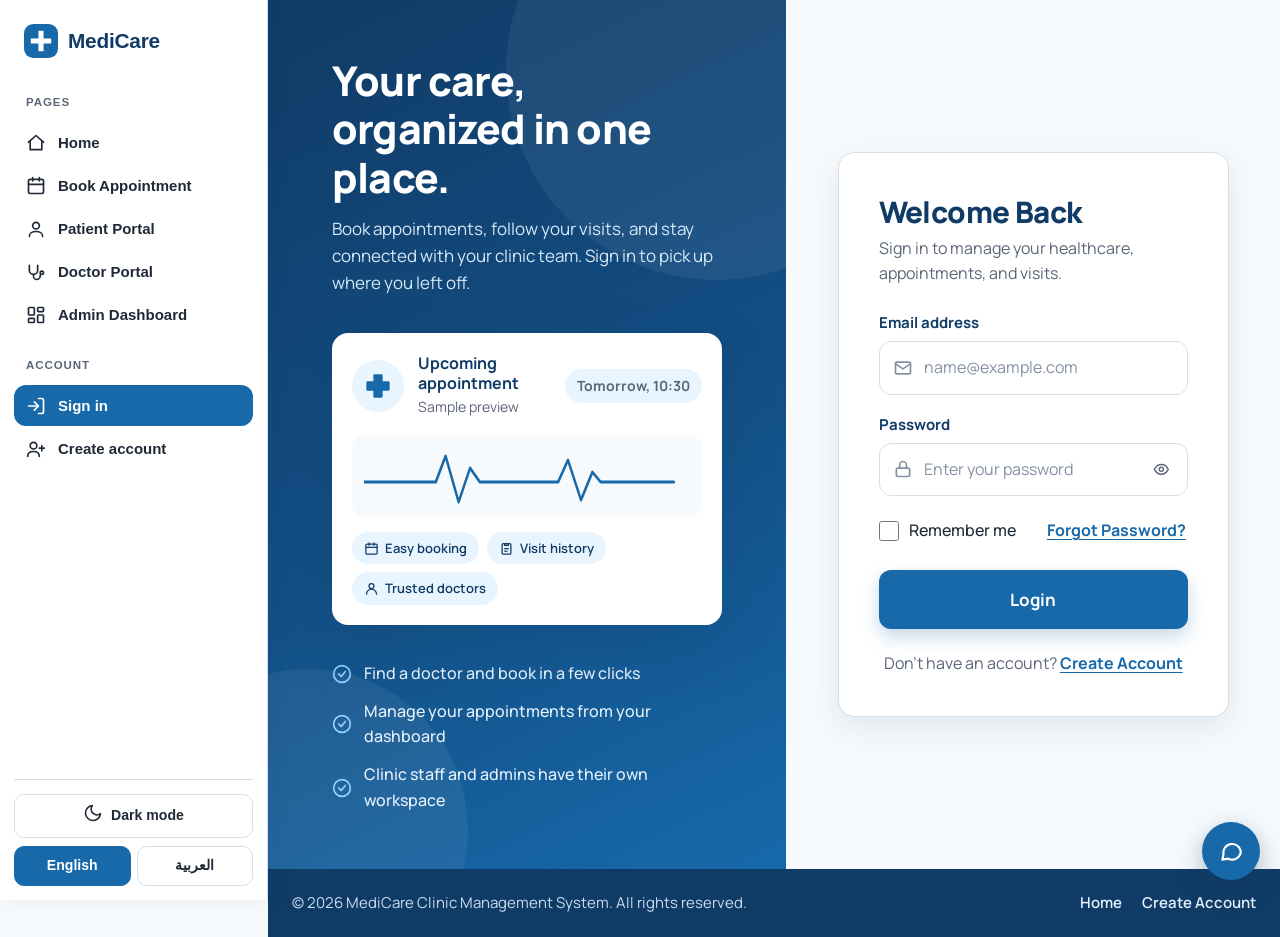
<file: Medicare_Frontend/index.html>
<!doctype html>
<html lang="en" dir="ltr">
  <head>
    <meta charset="UTF-8" />
    <meta name="viewport" content="width=device-width, initial-scale=1" />
    <title>MediCare – Clinic Management</title>
    <meta name="theme-color" content="#1769aa" />
    <script>
      (function () {
        try {
          var t = localStorage.getItem('medicare_token') || sessionStorage.getItem('medicare_token') || localStorage.getItem('medicareToken') || sessionStorage.getItem('medicareToken');
          var u = localStorage.getItem('medicareCurrentUser') || sessionStorage.getItem('medicareCurrentUser');
          if (!t || !u) window.location.replace('login.html');
        } catch (e) {
          window.location.replace('login.html');
        }
      })();
    </script>
    <script src="js/theme.js"></script>
    <script src="js/api.js"></script>
    <link rel="stylesheet" href="css/theme.css" />
    <link rel="stylesheet" href="css/index.css" />
    <link rel="stylesheet" href="css/sidebar.css" />
    <link rel="stylesheet" href="css/chatbot.css" />
  </head>
  <body data-page="index">
    <script src="js/sidebar.js"></script>
    

    <main>
      <section class="hero">
        <div class="wrap">
          <div>
            <div id="fallbackNotice" class="alert warn fallback-banner" data-i18n="p.fallback" style="display:none" hidden></div>
            <h1 data-i18n="hero.h1">Healthcare made simpler, for everyone.</h1>
            <p data-i18n="hero.p">
              Find trusted doctors, book appointments in minutes, and manage
              your healthcare information in one clear, friendly place.
            </p>
            <div class="cta">
              <a class="btn" href="#doctors" data-i18n="hero.find"
                >Find a Doctor</a
              >
              <a class="btn o" href="page3.html" data-i18n="hero.profile"
                >My Health Profile</a
              >
            </div>
          </div>
          <div class="panel">
            <h3 data-i18n="hero.panel">What you can do</h3>
            <ul>
              <li>
                ✔
                <span data-i18n="hero.l1"
                  >Search doctors by name or specialty</span
                >
              </li>
              <li>
                ✔ <span data-i18n="hero.l2">Book and track appointments</span>
              </li>
              <li>
                ✔
                <span data-i18n="hero.l3"
                  >View e-prescriptions in your portal</span
                >
              </li>
              <li>
                ✔
                <span data-i18n="hero.l4"
                  >Sign in as a patient or a doctor</span
                >
              </li>
            </ul>
          </div>
        </div>
      </section>

      <section id="doctors">
        <div class="wrap">
          <h2 data-i18n="srch.h">Find your doctor</h2>
          <p class="sub" data-i18n="srch.p">
            Search by name, or narrow results by specialty.
          </p>
          <form class="sbar" id="sform" role="search">
            <div>
              <label for="qName" data-i18n="srch.name">Doctor name</label
              ><input
                id="qName"
                type="search"
                data-i18n-ph="srch.ph"
                placeholder="e.g. Dr. Amal"
              />
            </div>
            <div>
              <label for="qSpec" data-i18n="srch.spec">Specialty</label
              ><select id="qSpec"></select>
            </div>
            <button class="btn" type="submit" data-i18n="srch.go">
              Search
            </button>
            <button
              class="btn o"
              type="button"
              id="reset"
              data-i18n="srch.reset"
            >
              Reset search
            </button>
          </form>
          <p
            class="small"
            id="count"
            aria-live="polite"
            style="margin: 14px 0"
          ></p>
          <div class="grid g3" id="docGrid"></div>
          <div class="empty" id="empty" hidden role="status">
            <b data-i18n="srch.none">No doctors match your search.</b
            ><br /><span data-i18n="srch.none2"
              >Try a different name or choose “All specialties”.</span
            >
          </div>
        </div>
      </section>

      <section class="light">
        <div class="wrap">

          <h2 style="margin-top: 10px" data-i18n="about.h">About MediCare</h2>
          <p class="sub" data-i18n="about.p">
            MediCare is a modern digital healthcare platform connecting patients with verified doctors for seamless appointment booking, medical records, and e-prescriptions.
          </p>
          <div class="grid g3">
            <div class="card">
              <h3 data-i18n="about.t1">Our mission</h3>
              <p data-i18n="about.d1">
                To make quality outpatient care easy to reach, with clear
                information and respectful service.
              </p>
            </div>
            <div class="card">
              <h3 data-i18n="about.t2">Medical specialties</h3>
              <p data-i18n="about.d2">
                Cardiology, dermatology, pediatrics, dentistry, family medicine
                and orthopedics.
              </p>
            </div>
            <div class="card">
              <h3 data-i18n="about.t3">Doctors & clinical team</h3>
              <p data-i18n="about.d3">
                Doctors diagnose and treat; nurses and coordinators prepare
                visits and follow up with patients.
              </p>
            </div>
            <div class="card">
              <h3 data-i18n="about.t4">Booking & patient support</h3>
              <p data-i18n="about.d4">
                Choose a doctor, pick an open time slot, and track your
                appointment. Our support desk helps with questions.
              </p>
            </div>
          </div>
        </div>
      </section>

      <section class="stats">
        <div class="wrap">
          <h2 data-i18n="stat.h">MediCare at a glance</h2>
          <p class="sub" data-i18n="stat.p">
            
          </p>
          <div
            class="grid g3"
            style="grid-template-columns: repeat(auto-fit, minmax(200px, 1fr))"
          >
            <div class="st">
              <b id="sDocs">0</b
              ><span data-i18n="stat.1">Registered doctors</span>
            </div>
            <div class="st">
              <b id="sSpec">0</b
              ><span data-i18n="stat.2">Available specialties</span>
            </div>
            <div class="st">
              <b>24/7</b
              ><span data-i18n="stat.3"
                >Convenient appointment booking</span
              >
            </div>
            <div class="st">
              <b>♥</b><span data-i18n="stat.4">Patient-first care</span>
            </div>
          </div>
        </div>
      </section>

      <section id="specialties">
        <div class="wrap">
          <h2 data-i18n="sp.h">Medical specialties</h2>
          <p class="sub" data-i18n="sp.p">
            Choose a specialty to browse matching doctors.
          </p>
          <div class="grid g3" id="spGrid"></div>
        </div>
      </section>

      <section class="light">
        <div class="wrap">
          <h2 data-i18n="why.h">Why choose MediCare?</h2>
          <p class="sub" data-i18n="why.p">
            Everything a patient needs, designed to be simple.
          </p>
          <div class="grid g3">
            <div class="card">
              <h3 data-i18n="why.t1">Convenient scheduling</h3>
              <p data-i18n="why.d1">
                See each doctor's working days and hours, then pick a slot that
                suits you.
              </p>
            </div>
            <div class="card">
              <h3 data-i18n="why.t2">Doctor discovery</h3>
              <p data-i18n="why.d2">
                Compare ratings, experience and fees before you book.
              </p>
            </div>
            <div class="card">
              <h3 data-i18n="why.t3">Appointment tracking</h3>
              <p data-i18n="why.d3">
                Follow upcoming and past visits from your patient portal.
              </p>
            </div>
            <div class="card">
              <h3 data-i18n="why.t4">Electronic prescriptions</h3>
              <p data-i18n="why.d4">
                Prescriptions from your doctor appear in one place, ready to
                review.
              </p>
            </div>
            <div class="card">
              <h3 data-i18n="why.t5">Patient privacy awareness</h3>
              <p data-i18n="why.d5">
                Health data is sensitive. A real service must protect it with
                secure servers and access controls.
              </p>
            </div>
          </div>

        </div>
      </section>
    </main>

    <footer>
      <div class="wrap">
        <div class="fg">
          <div>
            <a class="logo" href="index.html" style="color: #fff"
              ><svg viewBox="0 0 40 40" aria-hidden="true">
                <rect width="40" height="40" rx="11" fill="#1769AA" />
                <path d="M17 8h6v9h9v6h-9v9h-6v-9H8v-6h9z" fill="#fff" /></svg
              >MediCare</a
            >
            <p style="margin-top: 10px" data-i18n="ft.tag">
              Healthcare made simpler.
            </p>
          </div>
          <div>
            <h3 data-i18n="ft.nav">Navigation</h3>
            <a href="index.html" data-i18n="nav.home">Home</a
            ><a href="page2.html" data-i18n="nav.book">Book Appointment</a
            ><a href="page3.html" data-i18n="nav.patient">Patient Portal</a
            ><a href="page4.html" data-i18n="nav.doctor">Doctor Portal</a
            ><a href="page5.html" data-i18n="nav.admin">Admin Dashboard</a>
          </div>
          <div>
            <h3 data-i18n="ft.contact">Contact</h3>
            <p id="fPhone"></p>
            <p id="fMail"></p>
            <p id="fAddr"></p>
          </div>
          <div>
            <h3 data-i18n="ft.priv">Privacy notice</h3>
            <p data-i18n="ft.privp">
              Your personal and clinical health records are secured by MediCare Electronic Health Record (EHR) systems.
            </p>
          </div>
        </div>

      </div>
    </footer>

    <dialog id="authDlg" aria-labelledby="authTitle">
      <div class="mh">
        <h3 id="authTitle" data-i18n="auth.title">Welcome to MediCare</h3>
        <button class="mx" id="authClose" aria-label="Close">×</button>
      </div>
      <div class="mb">
        <div class="tabs" role="group">
          <button
            type="button"
            id="tabLogin"
            aria-pressed="true"
            data-i18n="auth.login"
          >
            Log in
          </button>
          <button
            type="button"
            id="tabReg"
            aria-pressed="false"
            data-i18n="auth.reg"
          >
            Create account
          </button>
        </div>
        <div>
          <label for="aRole" data-i18n="auth.role">I am a</label>
          <select id="aRole">
            <option value="patient" data-i18n="auth.patient">Patient</option>
            <option value="doctor" data-i18n="auth.doctor">Doctor</option>
          </select>
        </div>
        <form id="authForm" novalidate style="display: grid; gap: 12px">
          <div id="fName" hidden>
            <label for="aName" data-i18n="auth.name">Full name</label
            ><input id="aName" autocomplete="name" />
            <div class="err"></div>
          </div>
          <div>
            <label for="aEmail" data-i18n="auth.email">Email</label
            ><input id="aEmail" type="email" autocomplete="email" />
            <div class="err"></div>
          </div>
          <div id="fPhoneF" hidden>
            <label for="aPhone" data-i18n="auth.phone">Phone</label
            ><input id="aPhone" type="tel" autocomplete="tel" />
            <div class="err"></div>
          </div>
          <div>
            <label for="aPass" data-i18n="auth.pass">Password</label
            ><input
              id="aPass"
              type="password"
              autocomplete="current-password"
            />
            <div class="err"></div>
          </div>
          <div id="docFields" hidden style="display: none; gap: 12px">
            <div>
              <label for="aSpec" data-i18n="auth.spec">Specialty</label
              ><select id="aSpec"></select>
            </div>
            <div>
              <label for="aExp" data-i18n="auth.exp">Years of experience</label
              ><input id="aExp" type="number" min="0" max="60" value="5" />
              <div class="err"></div>
            </div>
            <div>
              <label for="aFee" data-i18n="auth.fee"
                >Consultation fee (EGP)</label
              ><input id="aFee" type="number" min="0" value="300" />
              <div class="err"></div>
            </div>
            <p class="small" data-i18n="auth.pend">
              Doctor accounts stay “pending” until an administrator approves
              them.
            </p>
          </div>
          <div id="authMsg" role="alert" hidden></div>
          <button
            class="btn"
            type="submit"
            id="authSubmit"
            data-i18n="auth.login"
          >
            Log in
          </button>
        </form>

      </div>
    </dialog>
    <div id="toast" role="status" hidden></div>

    <script src="js/index.js"></script>
    <script src="js/chatbot.js"></script>
  </body>
</html>
</file>
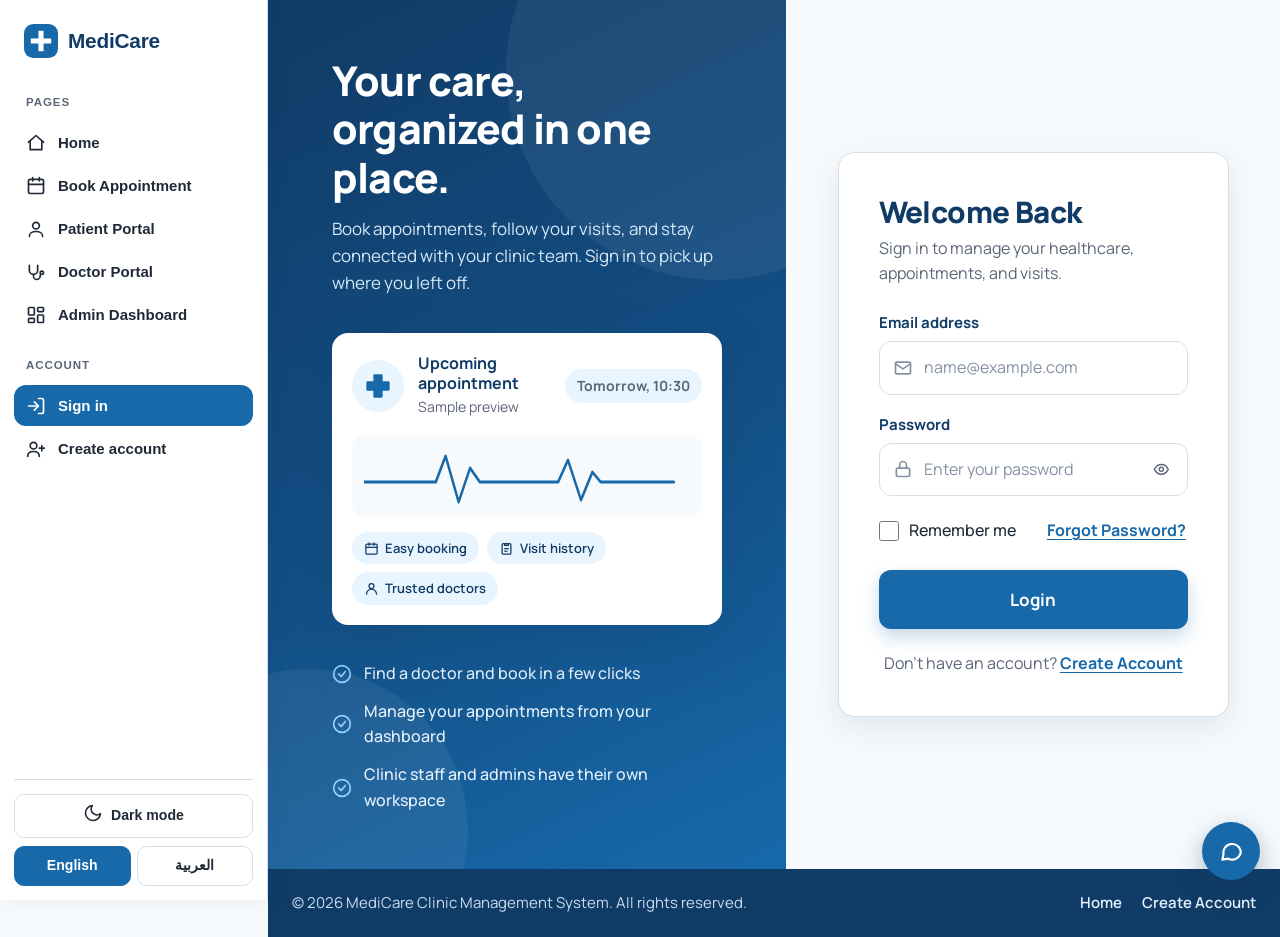
<file: Medicare_Frontend/login.html>
<!DOCTYPE html>
<html lang="en" dir="ltr">
<head>
  <meta charset="UTF-8">
  <meta name="viewport" content="width=device-width, initial-scale=1">
  <meta name="description" content="Sign in to MediCare Clinic Management System to manage your healthcare.">
  <meta name="theme-color" content="#1769AA">
  <title>Login | MediCare Clinic Management System</title>
 
  <link rel="preconnect" href="https://fonts.googleapis.com">
  <link rel="preconnect" href="https://fonts.gstatic.com" crossorigin>
  <link href="https://fonts.googleapis.com/css2?family=Manrope:wght@400;500;600;700;800&family=Tajawal:wght@400;500;700;800&display=swap" rel="stylesheet">
 
    <meta name="theme-color" content="#1769aa" />
    <script src="js/theme.js"></script>
    <script src="js/api.js"></script>
    <link rel="stylesheet" href="css/theme.css" />
    <link rel="stylesheet" href="css/login.css" />
    <link rel="stylesheet" href="css/sidebar.css" />
    <link rel="stylesheet" href="css/chatbot.css" />
</head>
<body data-page="login">
    <script src="js/sidebar.js"></script>
 
  <!-- SVG icon sprite -->
  <svg width="0" height="0" style="position:absolute" aria-hidden="true" focusable="false">
    <defs>
      <symbol id="i-cross" viewBox="0 0 24 24"><path d="M9 2h6a1 1 0 0 1 1 1v5h5a1 1 0 0 1 1 1v6a1 1 0 0 1-1 1h-5v5a1 1 0 0 1-1 1H9a1 1 0 0 1-1-1v-5H3a1 1 0 0 1-1-1V9a1 1 0 0 1 1-1h5V3a1 1 0 0 1 1-1z"/></symbol>
      <symbol id="i-mail" viewBox="0 0 24 24"><rect x="3" y="5" width="18" height="14" rx="2"/><path d="m3 7 9 6 9-6"/></symbol>
      <symbol id="i-lock" viewBox="0 0 24 24"><rect x="4" y="11" width="16" height="10" rx="2"/><path d="M8 11V7a4 4 0 0 1 8 0v4"/></symbol>
      <symbol id="i-eye" viewBox="0 0 24 24"><path d="M2 12s3.5-7 10-7 10 7 10 7-3.5 7-10 7S2 12 2 12z"/><circle cx="12" cy="12" r="3"/></symbol>
      <symbol id="i-eye-off" viewBox="0 0 24 24"><path d="M3 3l18 18"/><path d="M10.6 5.1A9.8 9.8 0 0 1 12 5c6.5 0 10 7 10 7a17 17 0 0 1-3.2 4.2M6.6 6.6A16.6 16.6 0 0 0 2 12s3.5 7 10 7a9.7 9.7 0 0 0 4.4-1"/><path d="M9.9 9.9a3 3 0 0 0 4.2 4.2"/></symbol>
      <symbol id="i-alert" viewBox="0 0 24 24"><circle cx="12" cy="12" r="10"/><path d="M12 8v4M12 16h.01"/></symbol>
      <symbol id="i-check" viewBox="0 0 24 24"><circle cx="12" cy="12" r="10"/><path d="m8 12 3 3 5-6"/></symbol>
      <symbol id="i-info" viewBox="0 0 24 24"><circle cx="12" cy="12" r="10"/><path d="M12 16v-4M12 8h.01"/></symbol>
      <symbol id="i-menu" viewBox="0 0 24 24"><path d="M4 6h16M4 12h16M4 18h16"/></symbol>
      <symbol id="i-x" viewBox="0 0 24 24"><path d="M6 6l12 12M18 6 6 18"/></symbol>
      <symbol id="i-calendar" viewBox="0 0 24 24"><rect x="3" y="5" width="18" height="16" rx="2"/><path d="M16 3v4M8 3v4M3 10h18"/></symbol>
      <symbol id="i-user" viewBox="0 0 24 24"><circle cx="12" cy="8" r="4"/><path d="M4 21a8 8 0 0 1 16 0"/></symbol>
      <symbol id="i-clipboard" viewBox="0 0 24 24"><rect x="5" y="4" width="14" height="17" rx="2"/><path d="M9 4h6v3H9zM9 12h6M9 16h4"/></symbol>
    </defs>
  </svg>
 
  <a class="skip-link" href="#main-content" data-i18n="skip">Skip to main content</a>
 
  
 
  <!-- ===== Main ===== -->
  <main id="main-content">
    <section class="brand-panel" aria-labelledby="brandTitle">
      <div class="brand-copy">
        <h1 id="brandTitle" data-i18n="brandTitle">Your care, organized in one place.</h1>
        <p data-i18n="brandText">Book appointments, follow your visits, and stay connected with your clinic team. Sign in to pick up where you left off.</p>
      </div>
 
      <div class="visual" aria-hidden="true">
        <div class="visit-card">
          <div class="visit-head">
            <div class="avatar"><svg class="icon"><use href="#i-cross"/></svg></div>
            <div>
              <strong data-i18n="visualTitle">Upcoming appointment</strong>
              <span data-i18n="visualSub">Sample preview</span>
            </div>
            <span class="visit-time" data-i18n="visualTime">Tomorrow, 10:30</span>
          </div>
          <div class="ecg">
            <svg viewBox="0 0 400 64" preserveAspectRatio="none" focusable="false">
              <path d="M0 36 H70 L88 36 L100 10 L116 56 L130 22 L142 36 H220 L238 36 L250 14 L266 54 L280 26 L290 36 H400"/>
            </svg>
          </div>
          <div class="visit-tags">
            <span class="tag"><svg class="icon"><use href="#i-calendar"/></svg><span data-i18n="tagBook">Easy booking</span></span>
            <span class="tag"><svg class="icon"><use href="#i-clipboard"/></svg><span data-i18n="tagVisits">Visit history</span></span>
            <span class="tag"><svg class="icon"><use href="#i-user"/></svg><span data-i18n="tagDoctors">Trusted doctors</span></span>
          </div>
        </div>
      </div>
 
      <ul class="brand-points">
        <li><svg class="icon" aria-hidden="true"><use href="#i-check"/></svg><span data-i18n="point1">Find a doctor and book in a few clicks</span></li>
        <li><svg class="icon" aria-hidden="true"><use href="#i-check"/></svg><span data-i18n="point2">Manage your appointments from your dashboard</span></li>
        <li><svg class="icon" aria-hidden="true"><use href="#i-check"/></svg><span data-i18n="point3">Clinic staff and admins have their own workspace</span></li>
      </ul>
    </section>
 
    <section class="form-panel" aria-labelledby="loginTitle">
      <div class="card">
        <h2 id="loginTitle" data-i18n="title">Welcome Back</h2>
        <p class="subtitle" data-i18n="subtitle">Sign in to manage your healthcare, appointments, and visits.</p>
 
        <div id="sessionNotice" class="notice info" hidden>
          <svg class="icon" aria-hidden="true"><use href="#i-info"/></svg>
          <div>
            <span id="sessionText"></span>
            <div class="notice-actions">
              <a class="btn btn-outline" id="sessionContinue" href="#" data-i18n="continueDash">Go to dashboard</a>
              <button class="btn btn-ghost" id="sessionSignOut" type="button" data-i18n="signOut">Sign out</button>
            </div>
          </div>
        </div>
 
        <div id="formMessage" aria-live="polite" aria-atomic="true"></div>
 
        <form id="loginForm" method="post" autocomplete="on">
          <div class="field">
            <label for="email" data-i18n="emailLabel">Email address</label>
            <div class="input-wrap">
              <svg class="icon" aria-hidden="true"><use href="#i-mail"/></svg>
              <input type="email" id="email" name="username" value="" inputmode="email" autocomplete="username" list="savedAccountsList"
                     autocapitalize="none" spellcheck="false" required aria-describedby="emailError"
                     placeholder="name@example.com" data-i18n-attr="placeholder:emailPh">
            </div>
            <datalist id="savedAccountsList"></datalist>
            <p class="field-error" id="emailError" hidden></p>
          </div>
 
          <div class="field">
            <label for="password" data-i18n="passwordLabel">Password</label>
            <div class="input-wrap has-toggle">
              <svg class="icon" aria-hidden="true"><use href="#i-lock"/></svg>
              <input type="password" id="password" name="password" autocomplete="current-password"
                     required aria-describedby="passwordError"
                     placeholder="Enter your password" data-i18n-attr="placeholder:passwordPh">
              <button type="button" class="toggle-pw" id="togglePw" aria-pressed="false" aria-controls="password"
                      aria-label="Show password" data-i18n-attr="aria-label:showPw">
                <svg class="icon icon-eye" aria-hidden="true"><use href="#i-eye"/></svg>
                <svg class="icon icon-eye-off" aria-hidden="true"><use href="#i-eye-off"/></svg>
              </button>
            </div>
            <p class="field-error" id="passwordError" hidden></p>
          </div>
 
          <div class="row-between">
            <label class="check" for="rememberMe">
              <input type="checkbox" id="rememberMe" name="remember">
              <span data-i18n="remember">Remember me</span>
            </label>
            <button type="button" class="link-btn" id="forgotBtn" aria-haspopup="dialog" data-i18n="forgot">Forgot Password?</button>
          </div>
 
          <button type="submit" class="btn btn-primary" id="submitBtn">
            <span class="spinner" id="spinner" hidden aria-hidden="true"></span>
            <span id="submitLabel" data-i18n="login">Login</span>
          </button>
        </form>
 
        <p class="form-footer">
          <span data-i18n="noAccount">Don't have an account?</span>
          <a href="register.html" data-i18n="createAccount">Create Account</a>
        </p>

      </div>
    </section>
  </main>
 
  <!-- ===== Forgot password modal ===== -->
  <div class="modal-backdrop" id="forgotBackdrop" hidden>
    <div class="modal" id="forgotModal" role="dialog" aria-modal="true" aria-labelledby="forgotTitle" aria-describedby="forgotLead" tabindex="-1">
      <button type="button" class="modal-close" id="forgotClose" aria-label="Close" data-i18n-attr="aria-label:close">
        <svg class="icon" aria-hidden="true"><use href="#i-x"/></svg>
      </button>
      <h2 id="forgotTitle" data-i18n="forgotTitle">Reset your password</h2>
      <p class="lead" id="forgotLead" data-i18n="forgotLead">Enter the email address linked to your account.</p>
 
      <div id="forgotMessage" aria-live="polite" aria-atomic="true"></div>
 
      <form id="forgotForm" novalidate>
        <div class="field">
          <label for="forgotEmail" data-i18n="emailLabel">Email address</label>
          <div class="input-wrap">
            <svg class="icon" aria-hidden="true"><use href="#i-mail"/></svg>
            <input type="email" id="forgotEmail" name="forgotEmail" inputmode="email" autocomplete="email"
                   autocapitalize="none" spellcheck="false" required aria-describedby="forgotEmailError"
                   placeholder="name@example.com" data-i18n-attr="placeholder:emailPh">
          </div>
          <p class="field-error" id="forgotEmailError" hidden></p>
        </div>
        <div class="modal-actions">
          <button type="button" class="btn btn-ghost" id="forgotCancel" data-i18n="cancel">Cancel</button>
          <button type="submit" class="btn btn-primary" data-i18n="forgotSubmit">Continue</button>
        </div>
      </form>
    </div>
  </div>
 
  <!-- ===== Footer ===== -->
  <footer class="site-footer">
    <div class="footer-inner">
      <p style="margin:0"><span id="copyright"></span></p>
      <ul class="footer-links">
        <li><a href="index.html" data-i18n="navHome">Home</a></li>
        <li><a href="register.html" data-i18n="navCreate">Create Account</a></li>
      </ul>
    </div>
  </footer>
 
    <script src="js/login.js"></script>
    <script src="js/chatbot.js"></script>
</body>
</html>
</file>
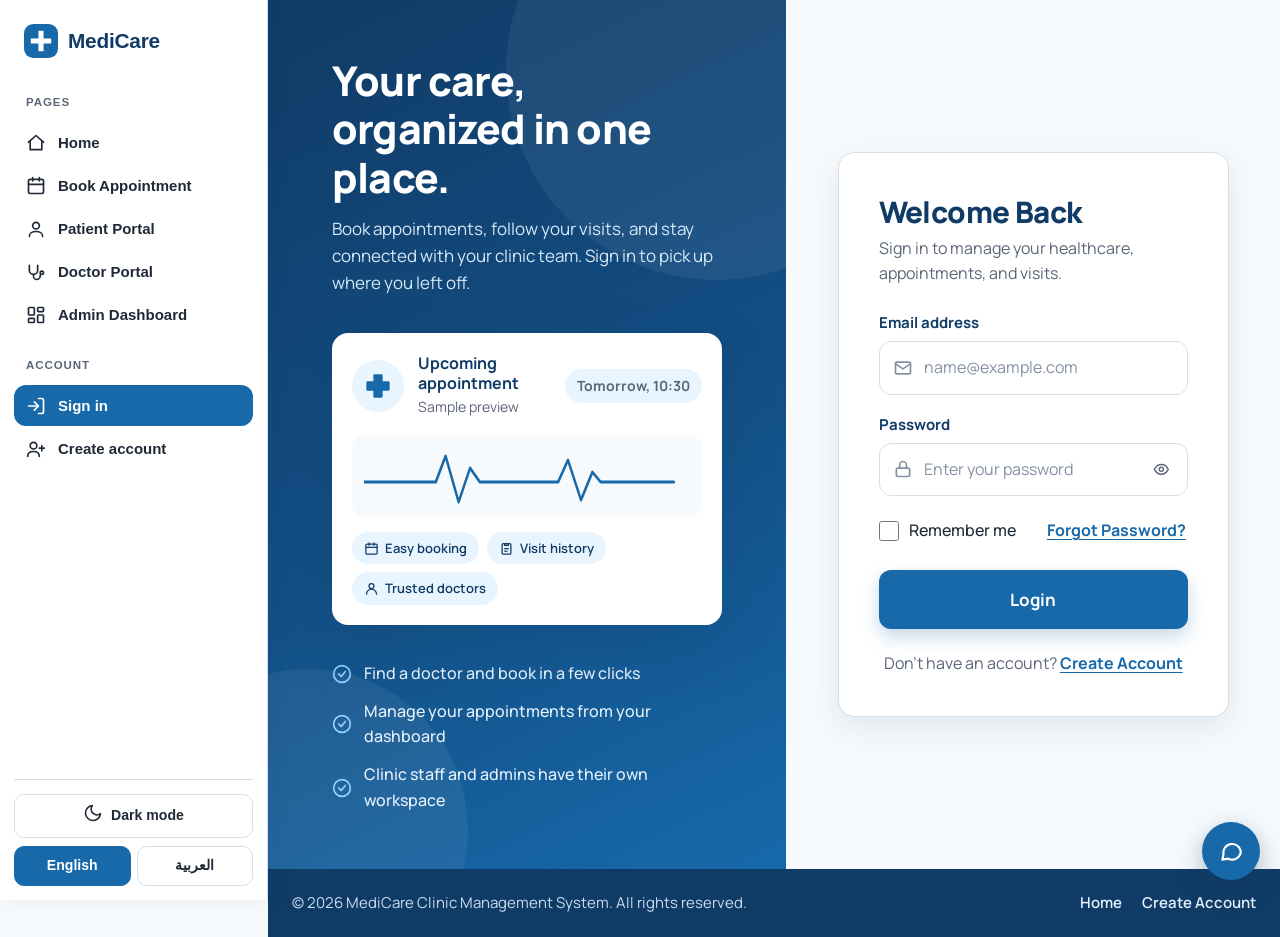
<file: Medicare_Frontend/page2.html>
<!doctype html>
<html lang="en" dir="ltr">
  <head>
    <meta charset="UTF-8" />
    <meta name="viewport" content="width=device-width, initial-scale=1" />
    <title>MediCare – Doctor Profile & Booking</title>
    <meta name="theme-color" content="#1769aa" />
    <script>
      (function () {
        try {
          var t = localStorage.getItem('medicare_token') || sessionStorage.getItem('medicare_token') || localStorage.getItem('medicareToken') || sessionStorage.getItem('medicareToken');
          var u = localStorage.getItem('medicareCurrentUser') || sessionStorage.getItem('medicareCurrentUser');
          if (!t || !u) window.location.replace('login.html');
        } catch (e) {
          window.location.replace('login.html');
        }
      })();
    </script>
    <script src="js/theme.js"></script>
    <script src="js/api.js"></script>
    <link rel="stylesheet" href="css/theme.css" />
    <link rel="stylesheet" href="css/page2.css" />
    <link rel="stylesheet" href="css/sidebar.css" />
    <link rel="stylesheet" href="css/chatbot.css" />
  </head>
  <body data-page="page2">
    <script src="js/sidebar.js"></script>
    

    <main>
      <div class="top">
        <div class="wrap">
          <nav class="crumb" aria-label="Breadcrumb">
            <a href="index.html" data-i18n="nav.home">Home</a
            ><span aria-hidden="true">›</span
            ><a href="index.html#doctors" data-i18n="bc.doctors">Doctors</a
            ><span aria-hidden="true">›</span
            ><span aria-current="page" data-i18n="bc.book"
              >Book Appointment</span
            >
          </nav>
          <h1 data-i18n="title">Doctor Profile & Booking</h1>

        </div>
      </div>

      <section>
        <div class="wrap">
          <div class="layout" id="mainLayout">
            <div class="stack">
              <article class="card" id="profile" aria-live="polite"></article>
              <div id="bookArea" class="stack">
                <form class="card" id="bform" novalidate>
                  <h2 data-i18n="f.h">1. Your details</h2>
                  <div class="row">
                    <div class="f">
                      <label for="pName" data-i18n="f.name"
                        >Patient full name</label
                      ><input id="pName" autocomplete="name" maxlength="80" />
                      <div class="err" id="eName"></div>
                    </div>
                    <div class="f">
                      <label for="pEmail" data-i18n="f.email"
                        >Email address</label
                      ><input
                        id="pEmail"
                        type="email"
                        autocomplete="email"
                        maxlength="120"
                      />
                      <div class="err" id="eEmail"></div>
                    </div>
                  </div>
                  <div class="f">
                    <label for="pPhone" data-i18n="f.phone">Phone number</label
                    ><input
                      id="pPhone"
                      type="tel"
                      autocomplete="tel"
                      inputmode="tel"
                      maxlength="20"
                      placeholder="+20 100 000 0000"
                    />
                    <div class="err" id="ePhone"></div>
                  </div>
                  <div class="f">
                    <label for="pReason" data-i18n="f.reason"
                      >Reason for visit</label
                    ><textarea
                      id="pReason"
                      maxlength="300"
                      data-i18n-ph="f.rph"
                      placeholder="Briefly describe the reason"
                    ></textarea>
                    <div class="hint" data-i18n="f.rhint">
                      Keep it short. Do not enter sensitive medical details or
                      real personal data.
                    </div>
                    <div class="err" id="eReason"></div>
                  </div>

                  <h2 style="margin-top: 22px" data-i18n="c.h">
                    2. Choose date and time
                  </h2>
                  <div class="ch">
                    <button
                      type="button"
                      class="btn o sm"
                      id="prevM"
                      aria-label="Previous month"
                    >
                      ‹</button
                    ><b id="monthLbl" aria-live="polite"></b
                    ><button
                      type="button"
                      class="btn o sm"
                      id="nextM"
                      aria-label="Next month"
                    >
                      ›
                    </button>
                  </div>
                  <div class="cal" id="cal" role="grid"></div>
                  <div class="leg">
                    <span>■ <span data-i18n="c.l1">Available</span></span
                    ><span style="color: #aab4be"
                      >■
                      <span data-i18n="c.l2"
                        >Unavailable / not working / full</span
                      ></span
                    ><span style="color: #f5a524"
                      >■ <span data-i18n="c.l3">Today</span></span
                    >
                  </div>
                  <div class="err" id="eDate"></div>
                  <h3
                    style="margin-top: 18px; font-size: 1rem"
                    data-i18n="c.slots"
                  >
                    Available time slots
                  </h3>
                  <div id="slotInfo" class="hint" aria-live="polite"></div>
                  <div class="slots" id="slots"></div>
                  <div class="err" id="eTime"></div>
                </form>
              </div>
            </div>

            <aside class="side stack" id="sideCol">
              <div class="card pay" id="payCard">
                <h2 data-i18n="pay.h">Payment summary</h2>
                <div class="l">
                  <span data-i18n="pay.fee">Consultation fee</span
                  ><b id="pFee">–</b>
                </div>
                <div class="l">
                  <span data-i18n="pay.dep">Required deposit (25%)</span
                  ><b id="pDep">–</b>
                </div>
                <div class="l">
                  <span data-i18n="pay.bal">Remaining balance (75%)</span
                  ><b id="pBal">–</b>
                </div>
                <div class="l">
                  <span data-i18n="pay.status">Payment status</span
                  ><b id="pStat">–</b>
                </div>
                <label class="opt"
                  ><input type="radio" name="pm" value="stripe" checked /><span
                    ><b data-i18n="pay.stripeTitle">Pay with Stripe Checkout</b><br /><span class="hint" data-i18n="pay.striped"
                      >Online payment with Stripe (25% deposit required to confirm).</span
                    ></span
                  ></label
                >
                <label class="opt"
                  ><input type="radio" name="pm" value="later" /><span
                    ><b data-i18n="pay.later">Pay deposit later at the clinic</b
                    ><br /><span class="hint" data-i18n="pay.laterd"
                      >Deposit stays “Due”.</span
                    ></span
                  ></label
                >
                <button
                  type="button"
                  class="btn o"
                  style="width: 100%; margin-top: 12px"
                  disabled
                  data-i18n="pay.stripe"
                >
                  Stripe Checkout (not connected)
                </button>
                <p class="hint" style="margin-top: 6px" data-i18n="pay.note">
                  Real Stripe Checkout needs a secure server endpoint that holds
                  secret keys and verifies payment. This page never processes a
                  real charge.
                </p>
                <div class="sum" id="sumBox" aria-live="polite"></div>
                <button
                  type="submit"
                  form="bform"
                  class="btn"
                  id="submitBtn"
                  style="width: 100%; margin-top: 12px"
                  data-i18n="b.confirm"
                >
                  Confirm booking
                </button>
                <div
                  class="err"
                  id="eForm"
                  role="alert"
                  style="margin-top: 6px"
                ></div>
              </div>
            </aside>
          </div>
          <div id="done" hidden></div>
        </div>
      </section>

      <section class="light">
        <div class="wrap">
          <h2 data-i18n="how.h">How booking works</h2>
          <div class="how">
            <div class="card">
              <div class="n">1</div>
              <b data-i18n="how.t1">Enter your details</b>
              <p class="sub" data-i18n="how.d1">
                Name, email, phone and a short reason for the visit.
              </p>
            </div>
            <div class="card">
              <div class="n">2</div>
              <b data-i18n="how.t2">Pick a date and slot</b>
              <p class="sub" data-i18n="how.d2">
                Only the doctor's working days and free slots can be selected.
              </p>
            </div>
            <div class="card">
              <div class="n">3</div>
              <b data-i18n="how.t3">Review the deposit</b>
              <p class="sub" data-i18n="how.d3">
                A 25% deposit is required to confirm the reservation.
              </p>
            </div>
            <div class="card">
              <div class="n">4</div>
              <b data-i18n="how.t4">Get your booking ID</b>
              <p class="sub" data-i18n="how.d4">
                Your request is saved as “Pending” until the clinic confirms it.
              </p>
            </div>
          </div>
          <div class="notice" style="margin-top: 22px">
            <b data-i18n="priv.h">Privacy notice:</b>
            <span data-i18n="priv.p"
              >Details you enter are saved only in this browser's localStorage,
              which is not secure clinical storage. Do not enter real personal
              or medical information.</span
            >
          </div>
        </div>
      </section>
    </main>

    <footer>
      <div class="wrap">
        <div class="fg">
          <div>
            <a class="logo" href="index.html" style="color: #fff"
              ><svg viewBox="0 0 40 40" aria-hidden="true">
                <rect width="40" height="40" rx="11" fill="#1769AA" />
                <path d="M17 8h6v9h9v6h-9v9h-6v-9H8v-6h9z" fill="#fff" /></svg
              >MediCare</a
            >
            <p style="margin-top: 10px" data-i18n="ft.tag">
              Healthcare made simpler.
            </p>
          </div>
          <div>
            <h3 data-i18n="ft.nav">Navigation</h3>
            <a href="index.html" data-i18n="nav.home">Home</a
            ><a href="page2.html" data-i18n="nav.book">Book Appointment</a
            ><a href="page3.html" data-i18n="nav.patient">Patient Portal</a
            ><a href="page4.html" data-i18n="nav.doctor">Doctor Portal</a
            ><a href="page5.html" data-i18n="nav.admin">Admin Dashboard</a>
          </div>
          <div>
            <h3 data-i18n="ft.contact">Contact</h3>
            <p id="fPhone"></p>
            <p id="fMail"></p>
            <p id="fAddr"></p>
          </div>
          <div>
            <h3 data-i18n="ft.priv">Privacy notice</h3>
            <p data-i18n="ft.privp">
              Your personal and clinical health records are secured by MediCare Electronic Health Record (EHR) systems.
            </p>
          </div>
        </div>

      </div>
    </footer>
    <div id="toast" role="status" hidden></div>

    <script src="js/page2.js"></script>
    <script src="js/chatbot.js"></script>
  </body>
</html>
</file>
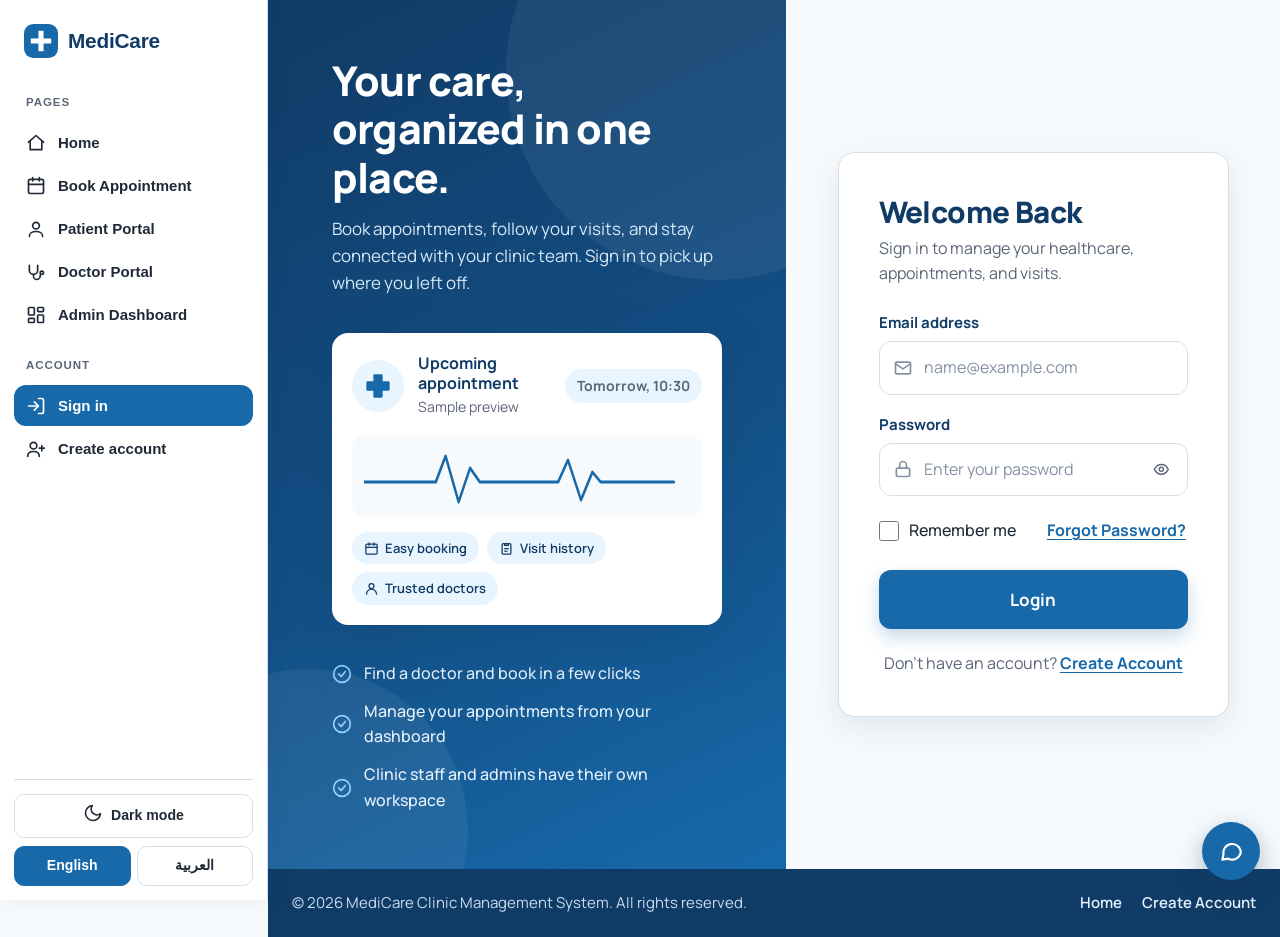
<file: Medicare_Frontend/payment-cancel.html>
<!doctype html>
<html lang="en" dir="ltr">
  <head>
    <meta charset="UTF-8" />
    <meta name="viewport" content="width=device-width, initial-scale=1" />
    <title>MediCare – Payment Cancelled</title>
    <meta name="theme-color" content="#1769aa" />
    <script>
      (function () {
        try {
          var t = localStorage.getItem('medicare_token') || sessionStorage.getItem('medicare_token') || localStorage.getItem('medicareToken') || sessionStorage.getItem('medicareToken');
          var u = localStorage.getItem('medicareCurrentUser') || sessionStorage.getItem('medicareCurrentUser');
          if (!t || !u) window.location.replace('login.html');
        } catch (e) {
          window.location.replace('login.html');
        }
      })();
    </script>
    <script src="js/theme.js"></script>
    <script src="js/api.js"></script>
    <link rel="stylesheet" href="css/theme.css" />
    <link rel="stylesheet" href="css/sidebar.css" />
    <style>
      body {
        margin: 0;
        font-family: system-ui, -apple-system, Segoe UI, Roboto, Helvetica, Arial, sans-serif;
        background: var(--bg-body, #f4f7fb);
        color: var(--text-primary, #1e293b);
        display: flex;
        flex-direction: column;
        min-height: 100vh;
      }
      .center-wrap {
        flex: 1;
        display: flex;
        align-items: center;
        justify-content: center;
        padding: 40px 16px;
      }
      .confirm-card {
        background: var(--bg-card, #ffffff);
        border: 1px solid var(--border-color, #e2e8f0);
        border-radius: 16px;
        box-shadow: 0 10px 25px -5px rgba(0, 0, 0, 0.05), 0 8px 10px -6px rgba(0, 0, 0, 0.01);
        max-width: 500px;
        width: 100%;
        padding: 36px 32px;
        text-align: center;
      }
      .icon-circle {
        width: 72px;
        height: 72px;
        border-radius: 50%;
        background: #fffbeb;
        color: #f59e0b;
        display: flex;
        align-items: center;
        justify-content: center;
        margin: 0 auto 20px;
      }
      .icon-circle svg {
        width: 38px;
        height: 38px;
      }
      h1 {
        font-size: 1.6rem;
        margin: 0 0 8px;
        font-weight: 700;
        color: var(--text-primary, #0f172a);
      }
      .subtext {
        font-size: 0.95rem;
        color: var(--text-secondary, #64748b);
        margin: 0 0 24px;
        line-height: 1.5;
      }
      .btn-row {
        display: flex;
        gap: 12px;
        justify-content: center;
        flex-wrap: wrap;
      }
      .btn-primary {
        background: #0284c7;
        color: #ffffff;
        text-decoration: none;
        padding: 10px 20px;
        border-radius: 8px;
        font-weight: 600;
        display: inline-flex;
        align-items: center;
        gap: 6px;
        transition: background 0.2s;
      }
      .btn-primary:hover {
        background: #0369a1;
      }
      .btn-secondary {
        background: transparent;
        color: var(--text-primary, #1e293b);
        border: 1px solid var(--border-color, #cbd5e1);
        text-decoration: none;
        padding: 10px 18px;
        border-radius: 8px;
        font-weight: 600;
        transition: background 0.2s;
      }
      .btn-secondary:hover {
        background: var(--bg-subtle, #f8fafc);
      }
      .note-box {
        margin-top: 24px;
        padding: 12px;
        border-radius: 8px;
        background: #fef2f2;
        color: #991b1b;
        font-size: 0.85rem;
        line-height: 1.4;
      }
    </style>
  </head>
  <body>
    <script src="js/sidebar.js"></script>

    <div class="center-wrap">
      <div class="confirm-card">
        <div class="icon-circle">
          <svg fill="none" viewBox="0 0 24 24" stroke-width="2.5" stroke="currentColor">
            <path stroke-linecap="round" stroke-linejoin="round" d="M12 9v3.75m9-.75a9 9 0 11-18 0 9 9 0 0118 0zm-9 3.75h.008v.008H12v-.008z" />
          </svg>
        </div>

        <h1 id="titleText">Payment Cancelled</h1>
        <p class="subtext" id="subText">
          Your payment checkout session was cancelled or interrupted. No charge was completed and the appointment reservation has not been confirmed.
        </p>

        <div class="btn-row">
          <a href="page2.html" class="btn-primary" id="btnRetry">Try Booking Again</a>
          <a href="index.html" class="btn-secondary" id="btnHome">Return Home</a>
        </div>

        <div class="note-box" id="noteBox">
          You can select an alternative time slot or try again at any time. If you encountered any technical difficulty, please contact our clinic support.
        </div>
      </div>
    </div>

    <script>
      (function() {
        var I18N = {
          en: {
            title: "Payment Cancelled",
            sub: "Your payment checkout session was cancelled or interrupted. No charge was completed and the appointment reservation has not been confirmed.",
            btnRetry: "Try Booking Again",
            btnHome: "Return Home",
            note: "You can select an alternative time slot or try again at any time. If you encountered any technical difficulty, please contact our clinic support."
          },
          ar: {
            title: "تم إلغاء عملية الدفع",
            sub: "تم إلغاء جلسة الدفع أو مقاطعتها. لم يتم خصم أي مبالغ ولم يتم تأكيد حجز الموعد.",
            btnRetry: "إعادة محاولة الحجز",
            btnHome: "العودة للرئيسية",
            note: "يمكنك اختيار موعد بديل أو إعادة المحاولة في أي وقت. إذا واجهت أي صعوبة تقنية، يُرجى التواصل مع دعم العيادة."
          }
        };

        function getLang() {
          if (window.MediLang && typeof window.MediLang.get === "function") return window.MediLang.get();
          var s = localStorage.getItem("medicareLang") || localStorage.getItem("medicareLanguage");
          return s === "ar" ? "ar" : "en";
        }

        function applyTexts() {
          var lang = getLang();
          var t = I18N[lang] || I18N.en;
          var elTitle = document.getElementById("titleText");
          if (elTitle) elTitle.textContent = t.title;
          var elSub = document.getElementById("subText");
          if (elSub) elSub.textContent = t.sub;
          var elRetry = document.getElementById("btnRetry");
          if (elRetry) elRetry.textContent = t.btnRetry;
          var elHome = document.getElementById("btnHome");
          if (elHome) elHome.textContent = t.btnHome;
          var elNote = document.getElementById("noteBox");
          if (elNote) elNote.textContent = t.note;
        }

        applyTexts();
        window.addEventListener("medicarelangchange", applyTexts);
        window.addEventListener("storage", function(e) {
          if (e.key === "medicareLang" || e.key === "medicareLanguage") applyTexts();
        });
      })();
    </script>
  </body>
</html>
</file>
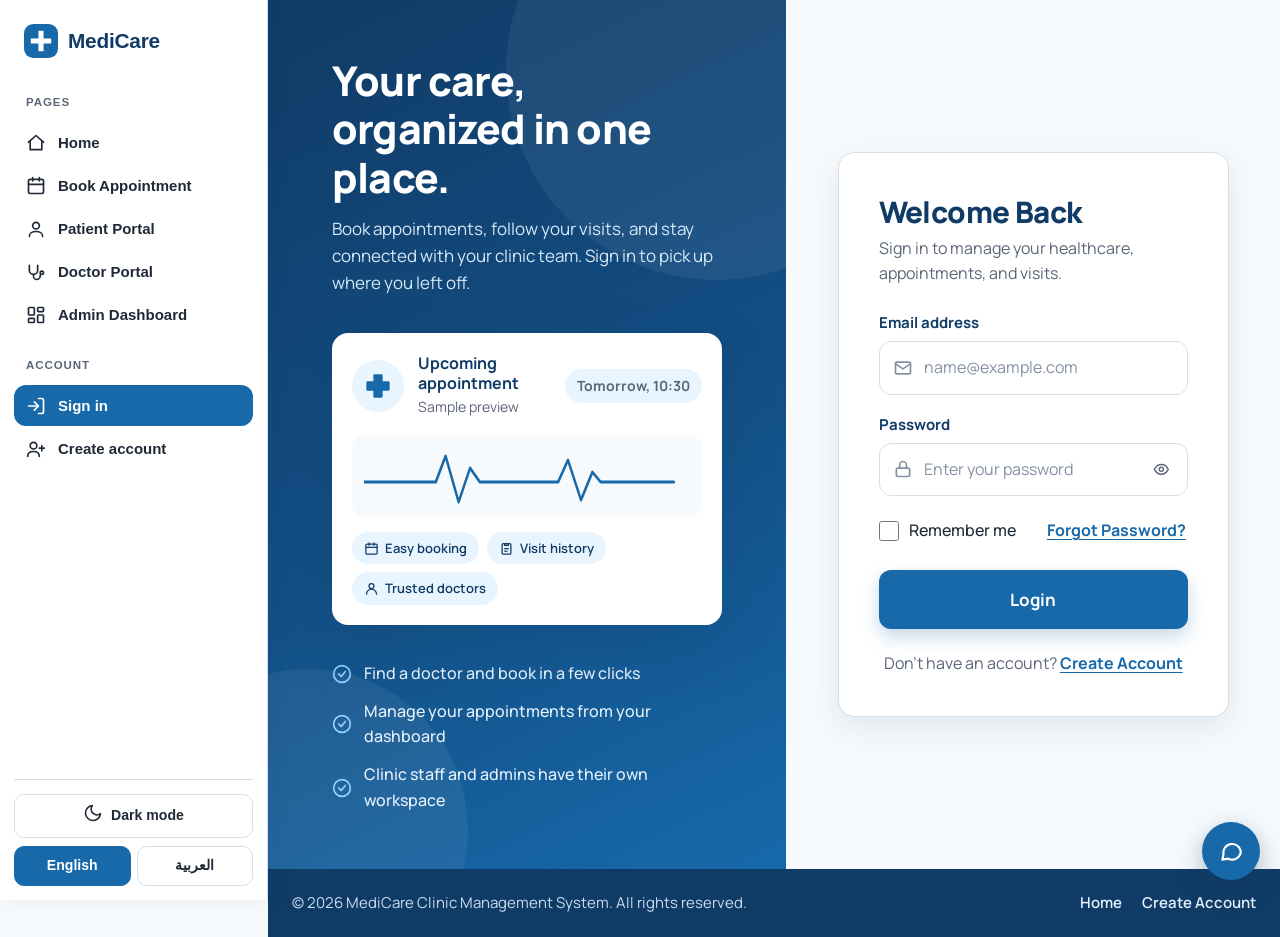
<file: Medicare_Frontend/payment-success.html>
<!doctype html>
<html lang="en" dir="ltr">
  <head>
    <meta charset="UTF-8" />
    <meta name="viewport" content="width=device-width, initial-scale=1" />
    <title>MediCare – Booking & Payment Confirmed</title>
    <meta name="theme-color" content="#1769aa" />
    <script>
      (function () {
        try {
          var t = localStorage.getItem('medicare_token') || sessionStorage.getItem('medicare_token') || localStorage.getItem('medicareToken') || sessionStorage.getItem('medicareToken');
          var u = localStorage.getItem('medicareCurrentUser') || sessionStorage.getItem('medicareCurrentUser');
          if (!t || !u) window.location.replace('login.html');
        } catch (e) {
          window.location.replace('login.html');
        }
      })();
    </script>
    <script src="js/theme.js"></script>
    <script src="js/api.js"></script>
    <link rel="stylesheet" href="css/theme.css" />
    <link rel="stylesheet" href="css/sidebar.css" />
    <style>
      body {
        margin: 0;
        font-family: system-ui, -apple-system, Segoe UI, Roboto, Helvetica, Arial, sans-serif;
        background: var(--bg-body, #f4f7fb);
        color: var(--text-primary, #1e293b);
        display: flex;
        flex-direction: column;
        min-height: 100vh;
      }
      .center-wrap {
        flex: 1;
        display: flex;
        align-items: center;
        justify-content: center;
        padding: 40px 16px;
      }
      .confirm-card {
        background: var(--bg-card, #ffffff);
        border: 1px solid var(--border-color, #e2e8f0);
        border-radius: 16px;
        box-shadow: 0 10px 25px -5px rgba(0, 0, 0, 0.05), 0 8px 10px -6px rgba(0, 0, 0, 0.01);
        max-width: 520px;
        width: 100%;
        padding: 36px 32px;
        text-align: center;
      }
      .icon-circle {
        width: 72px;
        height: 72px;
        border-radius: 50%;
        background: #ecfdf5;
        color: #10b981;
        display: flex;
        align-items: center;
        justify-content: center;
        margin: 0 auto 20px;
      }
      .icon-circle svg {
        width: 38px;
        height: 38px;
      }
      h1 {
        font-size: 1.6rem;
        margin: 0 0 8px;
        font-weight: 700;
        color: var(--text-primary, #0f172a);
      }
      .subtext {
        font-size: 0.95rem;
        color: var(--text-secondary, #64748b);
        margin: 0 0 24px;
        line-height: 1.5;
      }
      .ref-badge {
        display: inline-block;
        background: var(--bg-subtle, #f1f5f9);
        border: 1px dashed var(--border-color, #cbd5e1);
        border-radius: 8px;
        padding: 10px 18px;
        font-family: monospace;
        font-size: 1.25rem;
        font-weight: 700;
        color: var(--primary, #0284c7);
        letter-spacing: 1px;
        margin-bottom: 24px;
      }
      .details-table {
        width: 100%;
        text-align: left;
        margin-bottom: 24px;
        font-size: 0.9rem;
        border-top: 1px solid var(--border-color, #e2e8f0);
      }
      html[dir="rtl"] .details-table {
        text-align: right;
      }
      .details-row {
        display: flex;
        justify-content: space-between;
        padding: 10px 0;
        border-bottom: 1px solid var(--border-color, #e2e8f0);
      }
      .details-row span {
        color: var(--text-secondary, #64748b);
      }
      .details-row b {
        color: var(--text-primary, #1e293b);
      }
      .btn-row {
        display: flex;
        gap: 12px;
        justify-content: center;
        flex-wrap: wrap;
      }
      .btn-primary {
        background: #0284c7;
        color: #ffffff;
        text-decoration: none;
        padding: 10px 20px;
        border-radius: 8px;
        font-weight: 600;
        display: inline-flex;
        align-items: center;
        gap: 6px;
        transition: background 0.2s;
      }
      .btn-primary:hover {
        background: #0369a1;
      }
      .btn-secondary {
        background: transparent;
        color: var(--text-primary, #1e293b);
        border: 1px solid var(--border-color, #cbd5e1);
        text-decoration: none;
        padding: 10px 18px;
        border-radius: 8px;
        font-weight: 600;
        transition: background 0.2s;
      }
      .btn-secondary:hover {
        background: var(--bg-subtle, #f8fafc);
      }
      .note-box {
        margin-top: 20px;
        padding: 12px;
        border-radius: 8px;
        background: #eff6ff;
        color: #1e40af;
        font-size: 0.85rem;
        line-height: 1.4;
      }
    </style>
  </head>
  <body>
    <script src="js/sidebar.js"></script>

    <div class="center-wrap">
      <div class="confirm-card">
        <div class="icon-circle">
          <svg fill="none" viewBox="0 0 24 24" stroke-width="2.5" stroke="currentColor">
            <path stroke-linecap="round" stroke-linejoin="round" d="M4.5 12.75l6 6 9-13.5" />
          </svg>
        </div>

        <h1 id="titleText">Booking Confirmed!</h1>
        <p class="subtext" id="subText">
          Your appointment deposit has been recorded and your time slot is reserved.
        </p>

        <div class="ref-badge" id="refBadge">MC-CONFIRMED</div>

        <div class="details-table" id="detailsTable">
          <div class="details-row">
            <span id="lblStatus">Status</span>
            <b id="valStatus" style="color:#10b981;">Confirmed / Reserved</b>
          </div>
          <div class="details-row" id="rowDate">
            <span id="lblDate">Date & Time</span>
            <b id="valDate">–</b>
          </div>
          <div class="details-row" id="rowDoctor">
            <span id="lblDoctor">Doctor</span>
            <b id="valDoctor">–</b>
          </div>
          <div class="details-row" id="rowAmount">
            <span id="lblAmount">Deposit Recorded</span>
            <b id="valAmount">–</b>
          </div>
        </div>

        <div class="btn-row">
          <a href="page3.html" class="btn-primary" id="btnPortal">Go to Patient Portal</a>
          <a href="page2.html" class="btn-secondary" id="btnBookAnother">Book Another</a>
          <a href="index.html" class="btn-secondary" id="btnHome">Home</a>
        </div>

        <div class="note-box" id="noteBox">
          A confirmation record has been saved to your account. You can review all your upcoming visits and clinical records in your Patient Portal.
        </div>
      </div>
    </div>

    <script>
      (function() {
        var I18N = {
          en: {
            title: "Booking Confirmed!",
            sub: "Your appointment deposit has been recorded and your time slot is reserved.",
            status: "Confirmed / Reserved",
            lblStatus: "Status",
            lblDate: "Date & Time",
            lblDoctor: "Doctor",
            lblAmount: "Deposit Recorded",
            btnPortal: "Go to Patient Portal",
            btnBookAnother: "Book Another",
            btnHome: "Home",
            note: "A confirmation record has been saved to your account. You can review all your upcoming visits and clinical records in your Patient Portal."
          },
          ar: {
            title: "تم تأكيد الحجز بنجاح!",
            sub: "تم تسجيل عربون الموعد وتأكيد حجز الفترة الزمنية الخاصة بك.",
            status: "مؤكد / محجوز",
            lblStatus: "الحالة",
            lblDate: "التاريخ والوقت",
            lblDoctor: "الطبيب",
            lblAmount: "العربون المسجل",
            btnPortal: "الانتقال إلى بوابة المريض",
            btnBookAnother: "حجز موعد آخر",
            btnHome: "الرئيسية",
            note: "تم حفظ سجل التأكيد في حسابك. يمكنك مراجعة جميع مواعيدك وسجلاتك السريرية في بوابة المريض."
          }
        };

        function getLang() {
          if (window.MediLang && typeof window.MediLang.get === "function") return window.MediLang.get();
          var s = localStorage.getItem("medicareLang") || localStorage.getItem("medicareLanguage");
          return s === "ar" ? "ar" : "en";
        }

        function applyTexts() {
          var lang = getLang();
          var t = I18N[lang] || I18N.en;
          var elTitle = document.getElementById("titleText");
          if (elTitle) elTitle.textContent = t.title;
          var elSub = document.getElementById("subText");
          if (elSub) elSub.textContent = t.sub;
          var elStatus = document.getElementById("valStatus");
          if (elStatus) elStatus.textContent = t.status;
          var elLblStatus = document.getElementById("lblStatus");
          if (elLblStatus) elLblStatus.textContent = t.lblStatus;
          var elLblDate = document.getElementById("lblDate");
          if (elLblDate) elLblDate.textContent = t.lblDate;
          var elLblDoctor = document.getElementById("lblDoctor");
          if (elLblDoctor) elLblDoctor.textContent = t.lblDoctor;
          var elLblAmount = document.getElementById("lblAmount");
          if (elLblAmount) elLblAmount.textContent = t.lblAmount;
          var elPortal = document.getElementById("btnPortal");
          if (elPortal) elPortal.textContent = t.btnPortal;
          var elBook = document.getElementById("btnBookAnother");
          if (elBook) elBook.textContent = t.btnBookAnother;
          var elHome = document.getElementById("btnHome");
          if (elHome) elHome.textContent = t.btnHome;
          var elNote = document.getElementById("noteBox");
          if (elNote) elNote.textContent = t.note;
        }

        var params = new URLSearchParams(window.location.search);
        var ref = params.get("ref");
        var id = params.get("id");
        
        var last = null;
        try {
          var raw = sessionStorage.getItem("lastBooking");
          if (raw) last = JSON.parse(raw);
        } catch(e) {}

        var refCode = ref || (last && last.bookingReferenceCode) || (last && last.id) || "MC-" + new Date().getFullYear() + "-APPRVD";
        document.getElementById("refBadge").textContent = refCode;

        if (last) {
          if (last.appointmentDate && last.timeSlot) {
            document.getElementById("valDate").textContent = last.appointmentDate + " at " + last.timeSlot;
          } else if (last.date && last.time) {
            document.getElementById("valDate").textContent = last.date + " at " + last.time;
          }
          if (last.doctorName) {
            document.getElementById("valDoctor").textContent = last.doctorName;
          }
          if (last.depositAmount) {
            document.getElementById("valAmount").textContent = last.depositAmount + " EGP";
          }
        } else {
          document.getElementById("valDate").textContent = new Date().toLocaleDateString();
          document.getElementById("valDoctor").textContent = "Specialist Clinic";
          document.getElementById("valAmount").textContent = "25% Deposit";
        }

        applyTexts();
        window.addEventListener("medicarelangchange", applyTexts);
        window.addEventListener("storage", function(e) {
          if (e.key === "medicareLang" || e.key === "medicareLanguage") applyTexts();
        });
      })();
    </script>
  </body>
</html>
</file>
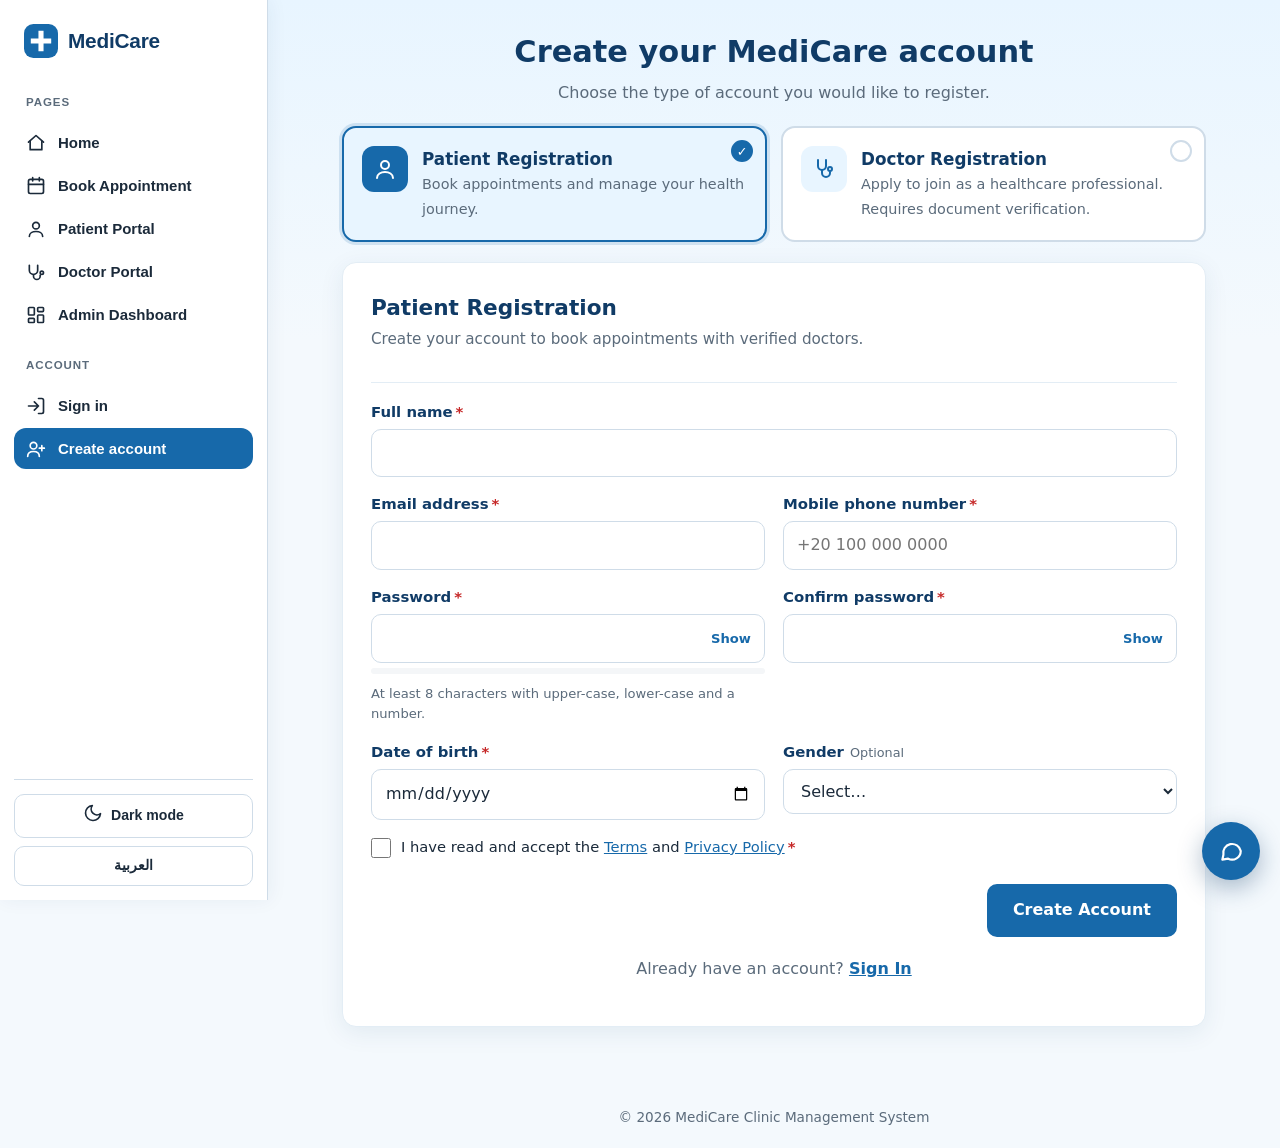
<file: Medicare_Frontend/register.html>
<!doctype html>
<html lang="en" dir="ltr">
  <head>
    <meta charset="UTF-8" />
    <meta name="viewport" content="width=device-width, initial-scale=1" />
    <title>Register | MediCare Clinic Management System</title>
    <meta
      name="description"
      content="Create a MediCare patient account or apply for a verified doctor account."
    />
    <meta name="theme-color" content="#1769aa" />
    <script src="js/theme.js"></script>
    <script src="js/api.js"></script>
    <link rel="stylesheet" href="css/theme.css" />
    <link rel="stylesheet" href="css/register.css" />
    <link rel="stylesheet" href="css/sidebar.css" />
    <link rel="stylesheet" href="css/chatbot.css" />
  </head>
  <body data-page="register">
    <script src="js/sidebar.js"></script>
    <a class="skip" href="#main" data-i18n="skip">Skip to main content</a>

    

    <main id="main" class="wrap">
      <section class="intro" id="intro">
        <h1 data-i18n="intro.title">Create your MediCare account</h1>
        <p data-i18n="intro.sub">
          Choose the type of account you would like to register.
        </p>
      </section>

      <div id="formArea">
        <!-- ACCOUNT TYPE (public Admin registration is intentionally NOT offered) -->
        <fieldset class="acct" id="acctType">
          <legend data-i18n="acct.legend">Account type</legend>
          <label class="acard">
            <input type="radio" name="acct" value="patient" checked />
            <span class="ico" aria-hidden="true"
              ><svg
                width="24"
                height="24"
                viewBox="0 0 24 24"
                fill="none"
                stroke="currentColor"
                stroke-width="2"
                stroke-linecap="round"
              >
                <circle cx="12" cy="8" r="4" />
                <path d="M4 21c0-4 4-6 8-6s8 2 8 6" /></svg
            ></span>
            <span
              ><strong data-i18n="acct.patient">Patient Registration</strong
              ><span class="d" data-i18n="acct.patientD"
                >Book appointments and manage your health journey.</span
              ></span
            >
            <span class="tick" aria-hidden="true">✓</span>
          </label>
          <label class="acard">
            <input type="radio" name="acct" value="doctor" />
            <span class="ico" aria-hidden="true"
              ><svg
                width="24"
                height="24"
                viewBox="0 0 24 24"
                fill="none"
                stroke="currentColor"
                stroke-width="2"
                stroke-linecap="round"
              >
                <path d="M6 3v6a4 4 0 0 0 8 0V3" />
                <path d="M10 13v3a4 4 0 0 0 8 0v-1" />
                <circle cx="18" cy="12" r="2" /></svg
            ></span>
            <span
              ><strong data-i18n="acct.doctor">Doctor Registration</strong
              ><span class="d" data-i18n="acct.doctorD"
                >Apply to join as a healthcare professional. Requires document
                verification.</span
              ></span
            >
            <span class="tick" aria-hidden="true">✓</span>
          </label>
        </fieldset>

        <!-- =================== PATIENT FORM =================== -->
        <form id="patientForm" class="card" novalidate autocomplete="on">
          <div class="sec-head">
            <h2 data-i18n="p.title">Patient Registration</h2>
            <p class="sub" data-i18n="p.sub">
              Create your account to book appointments with verified doctors.
            </p>
          </div>
          <div class="grid">
            <div class="field full">
              <label class="l" for="p_name"
                ><span data-i18n="f.fullName">Full name</span
                ><b class="req" aria-hidden="true">*</b></label
              >
              <input
                type="text"
                id="p_name"
                required
                data-rule="name"
                autocomplete="name"
              />
              <p class="err" hidden></p>
            </div>
            <div class="field">
              <label class="l" for="p_email"
                ><span data-i18n="f.email">Email address</span
                ><b class="req" aria-hidden="true">*</b></label
              >
              <input
                type="email"
                id="p_email"
                required
                data-rule="email"
                autocomplete="email"
                inputmode="email"
              />
              <p class="err" hidden></p>
            </div>
            <div class="field">
              <label class="l" for="p_phone"
                ><span data-i18n="f.phone">Mobile phone number</span
                ><b class="req" aria-hidden="true">*</b></label
              >
              <input
                type="tel"
                id="p_phone"
                required
                data-rule="phone"
                autocomplete="tel"
                inputmode="tel"
                dir="ltr"
                data-i18n-ph="ph.phone"
                placeholder="+20 100 000 0000"
              />
              <p class="err" hidden></p>
            </div>
            <div class="field">
              <label class="l" for="p_pw"
                ><span data-i18n="f.password">Password</span
                ><b class="req" aria-hidden="true">*</b></label
              >
              <div class="pw-wrap">
                <input
                  type="password"
                  id="p_pw"
                  required
                  data-rule="password"
                  autocomplete="new-password"
                /><button
                  type="button"
                  class="pw-toggle"
                  data-toggle="p_pw"
                  data-i18n="show"
                >
                  Show
                </button>
              </div>
              <div class="meter" aria-hidden="true"><i></i></div>
              <span class="meter-txt" aria-live="polite"></span>
              <p class="hint" data-i18n="hint.pw">
                At least 8 characters with upper-case, lower-case and a number.
              </p>
              <p class="err" hidden></p>
            </div>
            <div class="field">
              <label class="l" for="p_pw2"
                ><span data-i18n="f.confirm">Confirm password</span
                ><b class="req" aria-hidden="true">*</b></label
              >
              <div class="pw-wrap">
                <input
                  type="password"
                  id="p_pw2"
                  required
                  data-rule="confirm"
                  autocomplete="new-password"
                /><button
                  type="button"
                  class="pw-toggle"
                  data-toggle="p_pw2"
                  data-i18n="show"
                >
                  Show
                </button>
              </div>
              <p class="err" hidden></p>
            </div>
            <div class="field">
              <label class="l" for="p_dob"
                ><span data-i18n="f.dob">Date of birth</span
                ><b class="req" aria-hidden="true">*</b></label
              >
              <input
                type="date"
                id="p_dob"
                required
                data-rule="dob"
                data-minage="0"
                autocomplete="bday"
              />
              <p class="err" hidden></p>
            </div>
            <div class="field">
              <label class="l" for="p_gender"
                ><span data-i18n="f.gender">Gender</span
                ><span class="opt" data-i18n="opt">Optional</span></label
              >
              <select id="p_gender">
                <option value="" data-i18n="sel">Select…</option>
                <option value="Male" data-i18n="g.male">Male</option>
                <option value="Female" data-i18n="g.female">Female</option>
                <option value="Prefer not to say" data-i18n="g.none">
                  Prefer not to say
                </option>
              </select>
            </div>
            <div class="field full">
              <div class="check">
                <input type="checkbox" id="p_terms" required />
                <label for="p_terms"
                  ><span data-i18n="c.read">I have read and accept the</span>
                  <a href="#" data-legal data-i18n="c.terms">Terms</a>
                  <span data-i18n="c.and">and</span>
                  <a href="#" data-legal data-i18n="c.privacy">Privacy Policy</a
                  ><b class="req" aria-hidden="true">*</b></label
                >
              </div>
              <p class="err" hidden></p>
            </div>
          </div>

          <div class="actions">
            <span class="sp"></span
            ><button
              type="submit"
              class="btn btn-primary"
              data-i18n="btn.create"
            >
              Create Account
            </button>
          </div>
          <p class="signin">
            <span data-i18n="have">Already have an account?</span>
            <a href="login.html" data-i18n="nav.signin">Sign In</a>
          </p>
        </form>

        <!-- =================== DOCTOR FORM =================== -->
        <form id="doctorForm" class="card" novalidate hidden autocomplete="on">
          <div class="sec-head">
            <h2 data-i18n="d.title">
              Doctor Registration &amp; Verification Request
            </h2>
            <p class="sub" data-i18n="d.sub">
              Submit your details and documents. Your professional account stays
              pending until the MediCare team verifies them.
            </p>
          </div>

          <div class="note warn" style="display:none"></div>

          <div class="bar" aria-hidden="true"><i id="barFill"></i></div>
          <ol class="steps" id="stepList"></ol>
          <p class="sr" id="stepLive" aria-live="polite"></p>

          <div
            class="summary"
            id="dSummary"
            role="alert"
            tabindex="-1"
            hidden
          ></div>

          <!-- STEP 1: PERSONAL -->
          <section class="step" data-step="0" aria-labelledby="s0h">
            <div class="sec-head">
              <h2 id="s0h" tabindex="-1" data-i18n="s1.t">
                Personal Information
              </h2>
              <p class="sub" data-i18n="s1.d">
                Enter your details exactly as they appear on your official
                identification.
              </p>
            </div>
            <div class="grid">
              <div class="field full">
                <label class="l" for="d_name"
                  ><span data-i18n="f.legalName"
                    >Full legal name (as on official ID)</span
                  ><b class="req" aria-hidden="true">*</b></label
                >
                <input
                  type="text"
                  id="d_name"
                  required
                  data-rule="name"
                  autocomplete="name"
                />
                <p class="err" hidden></p>
              </div>
              <div class="field">
                <label class="l" for="d_email"
                  ><span data-i18n="f.email">Email address</span
                  ><b class="req" aria-hidden="true">*</b></label
                >
                <input
                  type="email"
                  id="d_email"
                  required
                  data-rule="email"
                  autocomplete="email"
                  inputmode="email"
                />
                <p class="err" hidden></p>
              </div>
              <div class="field">
                <label class="l" for="d_phone"
                  ><span data-i18n="f.phone">Mobile phone number</span
                  ><b class="req" aria-hidden="true">*</b></label
                >
                <input
                  type="tel"
                  id="d_phone"
                  required
                  data-rule="phone"
                  autocomplete="tel"
                  inputmode="tel"
                  dir="ltr"
                  placeholder="+20 100 000 0000"
                />
                <p class="err" hidden></p>
              </div>
              <div class="field">
                <label class="l" for="d_pw"
                  ><span data-i18n="f.password">Password</span
                  ><b class="req" aria-hidden="true">*</b></label
                >
                <div class="pw-wrap">
                  <input
                    type="password"
                    id="d_pw"
                    required
                    data-rule="password"
                    autocomplete="new-password"
                  /><button
                    type="button"
                    class="pw-toggle"
                    data-toggle="d_pw"
                    data-i18n="show"
                  >
                    Show
                  </button>
                </div>
                <div class="meter" aria-hidden="true"><i></i></div>
                <span class="meter-txt" aria-live="polite"></span>
                <p class="hint" data-i18n="hint.pw">
                  At least 8 characters with upper-case, lower-case and a
                  number.
                </p>
                <p class="err" hidden></p>
              </div>
              <div class="field">
                <label class="l" for="d_pw2"
                  ><span data-i18n="f.confirm">Confirm password</span
                  ><b class="req" aria-hidden="true">*</b></label
                >
                <div class="pw-wrap">
                  <input
                    type="password"
                    id="d_pw2"
                    required
                    data-rule="confirm"
                    autocomplete="new-password"
                  /><button
                    type="button"
                    class="pw-toggle"
                    data-toggle="d_pw2"
                    data-i18n="show"
                  >
                    Show
                  </button>
                </div>
                <p class="err" hidden></p>
              </div>
              <div class="field">
                <label class="l" for="d_dob"
                  ><span data-i18n="f.dob">Date of birth</span
                  ><b class="req" aria-hidden="true">*</b></label
                >
                <input
                  type="date"
                  id="d_dob"
                  required
                  data-rule="dob"
                  data-minage="21"
                  autocomplete="bday"
                />
                <p class="err" hidden></p>
              </div>
              <div class="field">
                <label class="l" for="d_nat"
                  ><span data-i18n="f.nationality">Nationality</span
                  ><b class="req" aria-hidden="true">*</b></label
                >
                <input
                  type="text"
                  id="d_nat"
                  required
                  autocomplete="country-name"
                />
                <p class="err" hidden></p>
              </div>
              <div class="field">
                <label class="l" for="d_gender"
                  ><span data-i18n="f.gender">Gender</span
                  ><span class="opt" data-i18n="opt">Optional</span></label
                >
                <select id="d_gender">
                  <option value="" data-i18n="sel">Select…</option>
                  <option value="Male" data-i18n="g.male">Male</option>
                  <option value="Female" data-i18n="g.female">Female</option>
                  <option value="Prefer not to say" data-i18n="g.none">
                    Prefer not to say
                  </option>
                </select>
              </div>
              <div class="field">
                <label class="l" for="d_nid"
                  ><span data-i18n="f.nid">National ID number</span
                  ><span class="opt" data-i18n="opt">Optional</span></label
                >
                <input
                  type="text"
                  id="d_nid"
                  data-rule="nid"
                  autocomplete="off"
                  dir="ltr"
                />
                <p class="hint" data-i18n="hint.nid">
                  National ID or Passport number for identity verification. Handled over an encrypted channel with strict access control.
                </p>
                <p class="err" hidden></p>
              </div>
              <div class="field full">
                <label class="l" for="d_addr"
                  ><span data-i18n="f.address">Residential address</span
                  ><span class="opt" data-i18n="opt">Optional</span></label
                >
                <input type="text" id="d_addr" autocomplete="street-address" />
              </div>
            </div>
          </section>

          <!-- STEP 2: PROFESSIONAL -->
          <section class="step" data-step="1" aria-labelledby="s1h" hidden>
            <div class="sec-head">
              <h2 id="s1h" tabindex="-1" data-i18n="s2.t">
                Professional Information
              </h2>
              <p class="sub" data-i18n="s2.d">
                Details you enter here are self-reported and are not treated as
                verified.
              </p>
            </div>
            <div class="grid">
              <div class="field">
                <label class="l" for="d_spec"
                  ><span data-i18n="f.specialty">Medical specialty</span
                  ><b class="req" aria-hidden="true">*</b></label
                >
                <select id="d_spec" required></select>
                <p class="err" hidden></p>
              </div>
              <div class="field" id="otherWrap" hidden>
                <label class="l" for="d_specOther"
                  ><span data-i18n="f.specOther">Other specialty</span
                  ><b class="req" aria-hidden="true">*</b></label
                >
                <input type="text" id="d_specOther" disabled />
                <p class="err" hidden></p>
              </div>
              <div class="field">
                <label class="l" for="d_uni"
                  ><span data-i18n="f.uni">University and medical school</span
                  ><b class="req" aria-hidden="true">*</b></label
                >
                <input type="text" id="d_uni" required />
                <p class="err" hidden></p>
              </div>
              <div class="field">
                <label class="l" for="d_degree"
                  ><span data-i18n="f.degree"
                    >Medical degree / qualification</span
                  ><b class="req" aria-hidden="true">*</b></label
                >
                <input
                  type="text"
                  id="d_degree"
                  required
                  placeholder="MBBCh, MD, MBBS…"
                  dir="auto"
                />
                <p class="err" hidden></p>
              </div>
              <div class="field">
                <label class="l" for="d_grad"
                  ><span data-i18n="f.grad">Graduation year</span
                  ><b class="req" aria-hidden="true">*</b></label
                >
                <input
                  type="number"
                  id="d_grad"
                  required
                  data-rule="year"
                  inputmode="numeric"
                  min="1950"
                  step="1"
                  dir="ltr"
                />
                <p class="err" hidden></p>
              </div>
              <div class="field">
                <label class="l" for="d_exp"
                  ><span data-i18n="f.exp">Years of clinical experience</span
                  ><b class="req" aria-hidden="true">*</b></label
                >
                <input
                  type="number"
                  id="d_exp"
                  required
                  data-rule="exp"
                  inputmode="decimal"
                  min="0"
                  max="60"
                  step="0.5"
                  dir="ltr"
                />
                <p class="err" hidden></p>
              </div>
              <div class="field">
                <label class="l" for="d_title"
                  ><span data-i18n="f.title">Current professional title</span
                  ><b class="req" aria-hidden="true">*</b></label
                >
                <input type="text" id="d_title" required dir="auto" />
                <p class="err" hidden></p>
              </div>
              <div class="field">
                <label class="l" for="d_auth"
                  ><span data-i18n="f.auth"
                    >Medical syndicate / licensing authority</span
                  ><b class="req" aria-hidden="true">*</b></label
                >
                <input type="text" id="d_auth" required dir="auto" />
                <p class="err" hidden></p>
              </div>
              <div class="field">
                <label class="l" for="d_lic"
                  ><span data-i18n="f.licNo"
                    >Medical license / practice permit number</span
                  ><b class="req" aria-hidden="true">*</b></label
                >
                <input
                  type="text"
                  id="d_lic"
                  required
                  autocomplete="off"
                  dir="ltr"
                />
                <p class="err" hidden></p>
              </div>
              <div class="field">
                <label class="l" for="d_issue"
                  ><span data-i18n="f.issue">License issue date</span
                  ><span class="opt" data-i18n="opt">Optional</span></label
                >
                <input type="date" id="d_issue" data-rule="issue" />
                <p class="err" hidden></p>
              </div>
              <div class="field">
                <label class="l" for="d_expiry"
                  ><span data-i18n="f.expiry">License expiry date</span
                  ><span class="opt" data-i18n="opt">Optional</span></label
                >
                <input type="date" id="d_expiry" data-rule="expiry" />
                <p class="err" hidden></p>
              </div>
              <div class="field full">
                <label class="l" for="d_quals"
                  ><span data-i18n="f.quals"
                    >Professional qualifications and training</span
                  ><span class="opt" data-i18n="opt">Optional</span></label
                >
                <textarea id="d_quals" maxlength="1000" dir="auto"></textarea>
                <p class="hint" data-i18n="hint.quals">
                  Describe fellowships, courses and training. This text is
                  self-reported and is not verified.
                </p>
              </div>
              <div class="field full">
                <div class="check">
                  <input type="checkbox" id="d_accurate" required />
                  <label for="d_accurate"
                    ><span data-i18n="c.accurateProf"
                      >I confirm that the professional information above is
                      accurate.</span
                    ><b class="req" aria-hidden="true">*</b></label
                  >
                </div>
                <p class="err" hidden></p>
              </div>
            </div>
          </section>

          <!-- STEP 3: DOCUMENTS -->
          <section class="step" data-step="2" aria-labelledby="s2h" hidden>
            <div class="sec-head">
              <h2 id="s2h" tabindex="-1" data-i18n="s3.t">
                Verification Documents
              </h2>
              <p class="sub" data-i18n="s3.d">
                Upload clear, readable copies. Accepted: PDF, JPG, JPEG, PNG —
                up to 5 MB each.
              </p>
            </div>
            <div class="note info">
              <strong data-i18n="why.t">Why we ask for these documents</strong
              ><span data-i18n="why.b"
                >Qualification, licence and identity documents let our
                administrators check who you are and that you are entitled to
                practise before patients can see you as a verified doctor.
                Uploading documents does not by itself prove that you are a
                qualified doctor.</span
              >
            </div>

            <div class="ucard">
              <header>
                <span class="badge" aria-hidden="true">A</span>
                <div>
                  <h3 data-i18n="uA.t">Proof of Medical Qualification</h3>
                  <p class="sub" style="margin: 0" data-i18n="uA.d">
                    Medical degree certificate, graduation certificate or
                    another accepted professional qualification document.
                  </p>
                </div>
              </header>
              <div data-upload="qualification"></div>
            </div>

            <div class="ucard">
              <header>
                <span class="badge" aria-hidden="true">B</span>
                <div>
                  <h3 data-i18n="uB.t">Professional Practice License</h3>
                  <p class="sub" style="margin: 0" data-i18n="uB.d">
                    Your current medical practice licence or professional
                    practice permit.
                  </p>
                </div>
              </header>
              <div data-upload="license"></div>
            </div>

            <div class="ucard">
              <header>
                <span class="badge" aria-hidden="true">C</span>
                <div>
                  <h3 data-i18n="uC.t">Personal Identity Document</h3>
                  <p class="sub" style="margin: 0" data-i18n="uC.d">
                    National ID card or another government-issued identity
                    document. Add the back side too when the document has one.
                  </p>
                </div>
              </header>
              <div data-upload="idFront"></div>
              <div data-upload="idBack"></div>
            </div>

            <div class="ucard">
              <header>
                <span class="badge" aria-hidden="true">D</span>
                <div>
                  <h3 data-i18n="uD.t">Optional Supporting Documents</h3>
                  <p class="sub" style="margin: 0" data-i18n="uD.d">
                    Postgraduate qualifications, specialist certificates or
                    other professional certifications.
                  </p>
                </div>
              </header>
              <div data-upload="postgrad"></div>
              <div data-upload="specialist"></div>
              <div data-upload="extra"></div>
            </div>
          </section>

          <!-- STEP 4: WORKPLACE -->
          <section class="step" data-step="3" aria-labelledby="s3h" hidden>
            <div class="sec-head">
              <h2 id="s3h" tabindex="-1" data-i18n="s4.t">
                Clinic and Workplace Information
              </h2>
              <p class="sub" data-i18n="s4.d">
                Tell us where you practise. Workplaces are not verified partners
                of MediCare unless confirmed by our team.
              </p>
            </div>
            <div class="note info">
              <strong data-i18n="wpn.t">Workplace not verified</strong
              ><span data-i18n="wpn.b"
                >Listing a hospital or clinic does not make it an officially
                verified MediCare partner, and we do not assume you own it.
                Please state your relationship to each workplace.</span
              >
            </div>
            <div id="wpList"></div>
            <button type="button" class="btn btn-outline btn-sm" id="addWp">
              <span aria-hidden="true">＋</span>
              <span data-i18n="wp.add">Add Another Workplace</span>
            </button>

            <div class="grid" style="margin-top: 22px">
              <div class="field">
                <span class="lbl" id="onlineLbl"
                  ><span data-i18n="f.online"
                    >Do you offer online consultations?</span
                  ><b class="req" aria-hidden="true">*</b></span
                >
                <div
                  class="radios"
                  role="radiogroup"
                  aria-labelledby="onlineLbl"
                >
                  <label class="chip"
                    ><input
                      type="radio"
                      name="online"
                      value="yes"
                      required
                      id="d_online"
                    /><span data-i18n="yes">Yes</span></label
                  >
                  <label class="chip"
                    ><input type="radio" name="online" value="no" /><span
                      data-i18n="no"
                      >No</span
                    ></label
                  >
                </div>
                <p class="err" hidden></p>
              </div>
              <div class="field">
                <label class="l" for="d_method"
                  ><span data-i18n="f.method"
                    >Preferred consultation method</span
                  ><b class="req" aria-hidden="true">*</b></label
                >
                <select id="d_method" required data-rule="method">
                  <option value="" data-i18n="sel">Select…</option>
                  <option value="In-person" data-i18n="m.in">In-person</option>
                  <option value="Online" data-i18n="m.on">Online</option>
                  <option value="Both" data-i18n="m.both">Both</option>
                </select>
                <p class="err" hidden></p>
              </div>
              <div class="field">
                <label class="l" for="d_fee"
                  ><span data-i18n="f.fee">Consultation fee</span
                  ><span class="opt" data-i18n="opt">Optional</span></label
                >
                <div class="inline2">
                  <input
                    type="number"
                    id="d_fee"
                    data-rule="fee"
                    min="0"
                    step="1"
                    inputmode="decimal"
                    dir="ltr"
                  />
                  <select id="d_cur" aria-label="Currency">
                    <option>EGP</option>
                    <option>USD</option>
                    <option>SAR</option>
                    <option>AED</option>
                    <option>EUR</option>
                  </select>
                </div>
                <p class="err" hidden></p>
              </div>
            </div>
          </section>

          <!-- STEP 5: PROFILE -->
          <section class="step" data-step="4" aria-labelledby="s4h" hidden>
            <div class="sec-head">
              <h2 id="s4h" tabindex="-1" data-i18n="s5.t">Doctor Profile</h2>
              <p class="sub" data-i18n="s5.d">
                Optional details for your public profile once approved. This is
                separate from verification documents.
              </p>
            </div>
            <div class="grid">
              <div class="field full">
                <label class="l" for="d_bio"
                  ><span data-i18n="f.bio">Professional biography</span
                  ><span class="opt" data-i18n="opt">Optional</span></label
                >
                <textarea id="d_bio" maxlength="800" dir="auto"></textarea>
                <div class="counter"><span id="bioCount">0</span>/800</div>
              </div>
              <div class="field full">
                <span class="lbl" id="langLbl" data-i18n="f.langs"
                  >Languages spoken</span
                >
                <div
                  class="chips"
                  role="group"
                  aria-labelledby="langLbl"
                  id="langChips"
                >
                  <label class="chip"
                    ><input type="checkbox" value="Arabic" /><span
                      data-i18n="l.ar"
                      >Arabic</span
                    ></label
                  >
                  <label class="chip"
                    ><input type="checkbox" value="English" /><span
                      data-i18n="l.en"
                      >English</span
                    ></label
                  >
                  <label class="chip"
                    ><input type="checkbox" value="French" /><span
                      data-i18n="l.fr"
                      >French</span
                    ></label
                  >
                  <label class="chip"
                    ><input type="checkbox" value="German" /><span
                      data-i18n="l.de"
                      >German</span
                    ></label
                  >
                </div>
              </div>
              <div class="field full">
                <label class="l" for="d_expertise"
                  ><span data-i18n="f.expertise">Areas of expertise</span
                  ><span class="opt" data-i18n="opt">Optional</span></label
                >
                <input
                  type="text"
                  id="d_expertise"
                  dir="auto"
                  data-i18n-ph="ph.expertise"
                  placeholder="e.g. Hypertension, Echocardiography"
                />
                <p class="hint" data-i18n="hint.expertise">
                  Separate items with commas.
                </p>
              </div>
              <div class="field full">
                <span class="lbl" id="daysLbl" data-i18n="f.days"
                  >Preferred working days</span
                >
                <div
                  class="chips"
                  role="group"
                  aria-labelledby="daysLbl"
                  id="dayChips"
                >
                  <label class="chip"
                    ><input type="checkbox" value="Sat" /><span
                      data-i18n="dy.sat"
                      >Sat</span
                    ></label
                  >
                  <label class="chip"
                    ><input type="checkbox" value="Sun" /><span
                      data-i18n="dy.sun"
                      >Sun</span
                    ></label
                  >
                  <label class="chip"
                    ><input type="checkbox" value="Mon" /><span
                      data-i18n="dy.mon"
                      >Mon</span
                    ></label
                  >
                  <label class="chip"
                    ><input type="checkbox" value="Tue" /><span
                      data-i18n="dy.tue"
                      >Tue</span
                    ></label
                  >
                  <label class="chip"
                    ><input type="checkbox" value="Wed" /><span
                      data-i18n="dy.wed"
                      >Wed</span
                    ></label
                  >
                  <label class="chip"
                    ><input type="checkbox" value="Thu" /><span
                      data-i18n="dy.thu"
                      >Thu</span
                    ></label
                  >
                  <label class="chip"
                    ><input type="checkbox" value="Fri" /><span
                      data-i18n="dy.fri"
                      >Fri</span
                    ></label
                  >
                </div>
              </div>
              <div class="field">
                <label class="l" for="d_from"
                  ><span data-i18n="f.from">Preferred hours — from</span></label
                >
                <input type="time" id="d_from" dir="ltr" />
              </div>
              <div class="field">
                <label class="l" for="d_to"
                  ><span data-i18n="f.to">Preferred hours — to</span></label
                >
                <input type="time" id="d_to" data-rule="hoursTo" dir="ltr" />
                <p class="err" hidden></p>
              </div>
              <div class="field full">
                <div data-upload="photo"></div>
                <p class="hint" data-i18n="photo.note">
                  The profile photo is for your public profile only. It does not
                  replace your identity document or proof of qualifications.
                </p>
              </div>
            </div>
          </section>

          <!-- STEP 6: CONSENT -->
          <section class="step" data-step="5" aria-labelledby="s5h" hidden>
            <div class="sec-head">
              <h2 id="s5h" tabindex="-1" data-i18n="s6.t">
                Consent and Declarations
              </h2>
              <p class="sub" data-i18n="s6.d">
                Please read and confirm the following before submitting.
              </p>
            </div>
            <div class="note info">
              <strong data-i18n="why.t">Why we ask for these documents</strong
              ><span data-i18n="why.b2"
                >We request identity and licensing documents so administrators
                can confirm who you are and that you are authorised to practise.
                Submitting them does not guarantee approval and does not prove
                you are a qualified doctor — only the administrative review can
                do that.</span
              >
            </div>
            <div class="grid">
              <div class="field full">
                <div class="check">
                  <input type="checkbox" id="c1" required /><label for="c1"
                    ><span data-i18n="c1"
                      >The information I submitted is accurate to the best of my
                      knowledge.</span
                    ><b class="req" aria-hidden="true">*</b></label
                  >
                </div>
                <p class="err" hidden></p>
              </div>
              <div class="field full">
                <div class="check">
                  <input type="checkbox" id="c2" required /><label for="c2"
                    ><span data-i18n="c2"
                      >I am authorised to submit these documents.</span
                    ><b class="req" aria-hidden="true">*</b></label
                  >
                </div>
                <p class="err" hidden></p>
              </div>
              <div class="field full">
                <div class="check">
                  <input type="checkbox" id="c3" required /><label for="c3"
                    ><span data-i18n="c3"
                      >MediCare may review the submitted professional documents
                      for verification purposes.</span
                    ><b class="req" aria-hidden="true">*</b></label
                  >
                </div>
                <p class="err" hidden></p>
              </div>
              <div class="field full">
                <div class="check">
                  <input type="checkbox" id="c4" required /><label for="c4"
                    ><span data-i18n="c.read">I have read and accept the</span>
                    <a href="#" data-legal data-i18n="c.terms">Terms</a>
                    <span data-i18n="c.and">and</span>
                    <a href="#" data-legal data-i18n="c.privacy"
                      >Privacy Policy</a
                    ><b class="req" aria-hidden="true">*</b></label
                  >
                </div>
                <p class="err" hidden></p>
              </div>
            </div>
            <div class="note warn" style="margin-top: 18px">
              <strong data-i18n="next.t">What happens next</strong
              ><span data-i18n="next.b"
                >Your request will have the status “Pending”. You will not be
                verified or receive access to the Doctor Dashboard until an
                administrator approves your application.</span
              >
            </div>
          </section>

          <div class="actions">
            <button type="button" class="btn btn-outline" id="btnBack">
              <svg
                class="flip"
                width="16"
                height="16"
                viewBox="0 0 24 24"
                fill="none"
                stroke="currentColor"
                stroke-width="3"
                stroke-linecap="round"
                stroke-linejoin="round"
                aria-hidden="true"
              >
                <path d="M15 18l-6-6 6-6" /></svg
              ><span data-i18n="btn.back">Back</span>
            </button>
            <span class="sp"></span>
            <button type="button" class="btn btn-primary" id="btnNext">
              <span data-i18n="btn.next">Next</span
              ><svg
                class="flip"
                width="16"
                height="16"
                viewBox="0 0 24 24"
                fill="none"
                stroke="currentColor"
                stroke-width="3"
                stroke-linecap="round"
                stroke-linejoin="round"
                aria-hidden="true"
              >
                <path d="M9 18l6-6-6-6" />
              </svg>
            </button>
            <button
              type="submit"
              class="btn btn-primary"
              id="btnSubmit"
              hidden
              data-i18n="btn.submit"
            >
              Submit Verification Request
            </button>
          </div>
          <p class="signin">
            <span data-i18n="have">Already have an account?</span>
            <a href="login.html" data-i18n="nav.signin">Sign In</a>
          </p>
        </form>
      </div>

      <!-- SUCCESS: PATIENT -->
      <section
        id="successPatient"
        class="card success"
        hidden
        aria-live="polite"
      >
        <div class="big" aria-hidden="true">
          <svg
            width="36"
            height="36"
            viewBox="0 0 24 24"
            fill="none"
            stroke="currentColor"
            stroke-width="3"
            stroke-linecap="round"
            stroke-linejoin="round"
          >
            <path d="M5 13l4 4L19 7" />
          </svg>
        </div>
        <h2 data-i18n="ps.t" tabindex="-1" id="psHead">Account created</h2>
        <p class="sub" data-i18n="ps.b">
          Your patient account has been created. You can now sign in.
        </p>
        <a class="btn btn-primary" href="login.html" data-i18n="nav.signin"
          >Sign In</a
        >
      </section>

      <!-- SUCCESS: DOCTOR -->
      <section
        id="successDoctor"
        class="card success pending"
        hidden
        aria-live="polite"
      >
        <div class="big" aria-hidden="true">
          <svg
            width="36"
            height="36"
            viewBox="0 0 24 24"
            fill="none"
            stroke="currentColor"
            stroke-width="2.5"
            stroke-linecap="round"
            stroke-linejoin="round"
          >
            <circle cx="12" cy="12" r="9" />
            <path d="M12 7v5l3 2" />
          </svg>
        </div>
        <h2 data-i18n="ds.t" tabindex="-1" id="dsHead">
          Verification request ready
        </h2>
        <p><span class="status" data-i18n="status.pending">Pending</span></p>
        <div class="note warn" style="margin-top: 16px">
          <span data-i18n="notice"
            >Your doctor registration request is ready for review. Your
            professional account will remain pending until the MediCare
            administration team verifies your documents and approves your
            application.</span
          >
        </div>
        <dl class="dl" id="dsDetails"></dl>

        <div
          style="
            display: flex;
            gap: 12px;
            justify-content: center;
            flex-wrap: wrap;
            margin-top: 8px;
          "
        >
          <a class="btn btn-primary" href="index.html" data-i18n="nav.home"
            >Home</a
          >
          <a class="btn btn-outline" href="login.html" data-i18n="nav.signin"
            >Sign In</a
          >
        </div>
      </section>
    </main>

    <footer>© 2026 MediCare Clinic Management System</footer>

    <dialog id="legalDlg" aria-labelledby="legalT">
      <h2 id="legalT" data-i18n="legal.t">
        Terms &amp; Privacy Policy
      </h2>
      <p data-i18n="legal.b">
        Identity and licensing documents are used only to verify professional
        eligibility, are accessible only to authorised administrators, and are
        retained according to medical data compliance standards.
      </p>
      <button
        type="button"
        class="btn btn-primary btn-sm"
        id="legalClose"
        data-i18n="close"
      >
        Close
      </button>
    </dialog>

    <script src="js/register.js"></script>
    <script src="js/chatbot.js"></script>
  </body>
</html>
</file>
<file: Medicare_Frontend/css/theme.css>
/* ==========================================================
   MediCare – shared theme tokens (light + dark)
   Loaded on every page BEFORE the page's own stylesheet.
   Dark mode is switched by  <html data-theme="dark">  (see js/theme.js)
   ========================================================== */

:root {
  /* extra tokens that replace previously hard-coded colours */
  --mc-page: #ffffff;        /* page background where body was white   */
  --mc-surface: #ffffff;     /* cards, inputs, panels                   */
  --mc-surface-2: #f4f6f8;   /* subtle grey blocks                      */
  --mc-tint: #f7fbff;        /* very light blue blocks                  */
  --mc-tint-2: #d3ebfc;      /* stronger light blue blocks              */
  --mc-line: #e3edf5;        /* soft dividers                           */
  --mc-line-2: #b9cbdb;      /* stronger borders                        */
  --mc-faint: #8591a2;       /* placeholder / disabled text             */
  --mc-solid: #103b66;       /* deep blue used as a BACKGROUND          */

  --mc-warn-bg: #fff4d6;  --mc-warn-tx: #7a5200;  --mc-warn-bd: #f0d58a;
  --mc-err-bg:  #fdecea;  --mc-err-tx:  #9b2c20;  --mc-err-bd:  #f3b8b3;
  --mc-ok-bg:   #e6f6ec;  --mc-ok-tx:   #146c43;  --mc-ok-bd:   #b5e2c8;

  --sb-w: 268px;            /* sidebar width (desktop) */
  --topbar-h: 0px;          /* becomes 56px on small screens (see sidebar.css) */
}

html[data-theme="dark"] {
  color-scheme: dark;

  /* ----- tokens shared by index / page2 / page3 / page4 / page5 ----- */
  --p: #3b8fdc;
  --d: #d8eafb;              /* headings (was deep blue) */
  --l: #183450;              /* light-blue tint backgrounds */
  --bg: #0e1722;
  --tx: #e5edf5;
  --mu: #9db0c4;
  --bd: #2a3d52;
  --ok: #4cc38a;
  --er: #ff8f85;
  --wn: #f0b45a;
  --wa: #f0b45a;
  --sh: 0 4px 18px rgba(0, 0, 0, 0.45);
  --r: 16px;

  /* ----- login.html tokens ----- */
  --primary: #3b8fdc;
  --primary-hover: #5aa4e8;
  --dark: #d8eafb;
  --light: #183450;
  --text: #e5edf5;
  --muted: #9db0c4;
  --border: #2a3d52;
  --error: #ff8f85;
  --error-bg: #3a1c1a;
  --success: #4cc38a;
  --success-bg: #14301f;
  --info-bg: #183450;
  --shadow-sm: 0 1px 2px rgba(0, 0, 0, 0.4);
  --shadow-md: 0 10px 30px rgba(0, 0, 0, 0.45);
  --shadow-lg: 0 24px 60px rgba(0, 0, 0, 0.55);

  /* ----- register.html tokens ----- */
  --primary-dark: #d8eafb;
  --primary-light: #183450;
  --card: #16222f;
  --danger: #ff8f85;
  --danger-bg: #3a1c1a;
  --ok-bg: #14301f;
  --warn: #f0b45a;
  --warn-bg: #3a2c10;
  --shadow: 0 6px 24px rgba(0, 0, 0, 0.45);

  /* ----- new tokens ----- */
  --mc-page: #0e1722;
  --mc-surface: #16222f;
  --mc-surface-2: #1d2b3b;
  --mc-tint: #14202d;
  --mc-tint-2: #1f3a56;
  --mc-line: #26384c;
  --mc-line-2: #36506b;
  --mc-faint: #7d8fa3;
  --mc-solid: #0f4577;

  --mc-warn-bg: #3a2c10;  --mc-warn-tx: #f5d48b;  --mc-warn-bd: #6b5420;
  --mc-err-bg:  #3a1c1a;  --mc-err-tx:  #ffb4ad;  --mc-err-bd:  #7a3430;
  --mc-ok-bg:   #14301f;  --mc-ok-tx:   #8fe0b4;  --mc-ok-bd:   #2a6a47;
}

/* form controls in dark mode */
html[data-theme="dark"] input,
html[data-theme="dark"] select,
html[data-theme="dark"] textarea {
  color: var(--mc-text, #e5edf5);
  background-color: var(--mc-surface);
  border-color: var(--bd, #2a3d52);
}
html[data-theme="dark"] ::placeholder { color: var(--mc-faint); opacity: 1; }
html[data-theme="dark"] option { background: #16222f; color: #e5edf5; }
html[data-theme="dark"] input[type="checkbox"],
html[data-theme="dark"] input[type="radio"] { background-color: transparent; }
html[data-theme="dark"] ::selection { background: #2f6fb0; color: #fff; }
html[data-theme="dark"] img { filter: brightness(0.92); }

/* smooth switch (only after first paint, see theme.js) */
html.theme-anim,
html.theme-anim body,
html.theme-anim * {
  transition: background-color 0.2s ease, border-color 0.2s ease, color 0.2s ease !important;
}

/* modal dialogs: centred, and follow the theme */
dialog {
  margin: auto;
  background: var(--mc-surface);
  color: var(--tx, var(--text, #1d2b3a));
}
</file>
<file: Medicare_Frontend/css/index.css>
:root {
        --p: #1769aa;
        --d: #103b66;
        --l: #e8f5ff;
        --tx: #1d2b3a;
        --mu: #5a6b7d;
        --bd: #d6e4f0;
        --ok: #1b7f4b;
        --er: #b3261e;
        --r: 16px;
        --sh: 0 4px 18px rgba(16, 59, 102, 0.09);
      }
      * {
        box-sizing: border-box;
        margin: 0;
      }
      html {
        scroll-behavior: smooth;
      }
      body {
        font-family: "Segoe UI", Tahoma, "Noto Sans Arabic", Arial, sans-serif;
        color: var(--tx);
        background: var(--mc-page);
        line-height: 1.6;
      }
      a {
        color: inherit;
        text-decoration: none;
      }
      :focus-visible {
        outline: 3px solid #f5a524;
        outline-offset: 2px;
      }
      .wrap {
        max-width: 1160px;
        margin: 0 auto;
        padding: 0 20px;
      }
      section {
        padding: 64px 0;
      }
      h1,
      h2,
      h3 {
        color: var(--d);
        line-height: 1.25;
      }
      h2 {
        font-size: 1.9rem;
        margin-bottom: 8px;
      }
      .sub {
        color: var(--mu);
        max-width: 680px;
        margin-bottom: 28px;
      }
      .btn {
        display: inline-flex;
        align-items: center;
        gap: 8px;
        padding: 11px 22px;
        border-radius: 12px;
        border: 2px solid var(--p);
        background: var(--p);
        color: #fff;
        font: 600 0.95rem inherit;
        font-family: inherit;
        cursor: pointer;
        transition: background 0.15s;
      }
      .btn:hover {
        background: var(--mc-solid);
        border-color: var(--d);
      }
      .btn.o {
        background: var(--mc-surface);
        color: var(--p);
      }
      .btn.o:hover {
        background: var(--l);
        color: var(--d);
      }
      .btn.sm {
        padding: 7px 14px;
        font-size: 0.85rem;
      }
      .card {
        background: var(--mc-surface);
        border: 1px solid var(--bd);
        border-radius: var(--r);
        box-shadow: var(--sh);
        padding: 22px;
      }
      .grid {
        display: grid;
        gap: 20px;
      }
      .g3 {
        grid-template-columns: repeat(auto-fit, minmax(260px, 1fr));
      }
      .demo {
        display: inline-block;
        background: var(--mc-warn-bg);
        color: var(--mc-warn-tx);
        border: 1px solid var(--mc-warn-bd);
        border-radius: 8px;
        padding: 3px 10px;
        font-size: 0.78rem;
        font-weight: 600;
      }
      /* nav */
      
      
      .logo {
        display: flex;
        align-items: center;
        gap: 9px;
        font-weight: 800;
        font-size: 1.3rem;
        color: var(--d);
      }
      .logo svg {
        width: 34px;
        height: 34px;
      }
      
      
      
      
      
      
      
      /* hero */
      .hero {
        background: linear-gradient(135deg, var(--l), var(--mc-surface) 70%);
        padding: 72px 0;
      }
      .hero .wrap {
        display: grid;
        grid-template-columns: 1.1fr 0.9fr;
        gap: 40px;
        align-items: center;
      }
      .hero h1 {
        font-size: clamp(2rem, 4.5vw, 3.3rem);
        margin: 14px 0;
      }
      .hero p {
        color: var(--mu);
        font-size: 1.08rem;
        max-width: 520px;
        margin-bottom: 26px;
      }
      .cta {
        display: flex;
        gap: 12px;
        flex-wrap: wrap;
      }
      .panel {
        background: var(--mc-solid);
        color: #fff;
        border-radius: 24px;
        padding: 28px;
        box-shadow: var(--sh);
      }
      .panel h3 {
        color: #fff;
        margin-bottom: 14px;
      }
      .panel li {
        list-style: none;
        display: flex;
        gap: 10px;
        padding: 9px 0;
        border-top: 1px solid rgba(255, 255, 255, 0.18);
      }
      .panel li:first-child {
        border: 0;
      }
      @media (max-width: 820px) {
        .hero .wrap {
          grid-template-columns: 1fr;
        }
      }
      /* search */
      .sbar {
        display: grid;
        grid-template-columns: 2fr 1.2fr auto auto;
        gap: 12px;
        align-items: end;
      }
      label {
        display: block;
        font-size: 0.85rem;
        font-weight: 600;
        margin-bottom: 5px;
        color: var(--d);
      }
      input,
      select {
        width: 100%;
        padding: 11px 13px;
        border: 1.5px solid var(--bd);
        border-radius: 12px;
        font: inherit;
        background: var(--mc-surface);
        color: var(--tx);
      }
      input:focus,
      select:focus {
        border-color: var(--p);
      }
      @media (max-width: 760px) {
        .sbar {
          grid-template-columns: 1fr 1fr;
        }
        .sbar > div {
          grid-column: 1/-1;
        }
      }
      .empty {
        text-align: center;
        padding: 34px;
        border: 2px dashed var(--bd);
        border-radius: var(--r);
        color: var(--mu);
        background: var(--l);
      }
      [hidden] {
        display: none !important;
      }
      /* doctors */
      .doc {
        display: flex;
        flex-direction: column;
        gap: 10px;
      }
      .dh {
        display: flex;
        gap: 14px;
        align-items: center;
      }
      .av {
        width: 58px;
        height: 58px;
        border-radius: 50%;
        background: var(--p);
        color: #fff;
        display: grid;
        place-items: center;
        font-weight: 700;
        font-size: 1.15rem;
        flex: none;
      }
      .tag {
        display: inline-block;
        background: var(--l);
        color: var(--p);
        border-radius: 999px;
        padding: 2px 11px;
        font-size: 0.8rem;
        font-weight: 600;
      }
      .meta {
        display: flex;
        flex-wrap: wrap;
        gap: 6px 14px;
        font-size: 0.85rem;
        color: var(--mu);
      }
      .doc p {
        font-size: 0.9rem;
        color: var(--mu);
        flex: 1;
      }
      .df {
        display: flex;
        justify-content: space-between;
        align-items: center;
        gap: 10px;
        border-top: 1px solid var(--bd);
        padding-top: 12px;
      }
      .fee {
        font-weight: 700;
        color: var(--d);
      }
      .pend {
        background: var(--mc-surface-2);
        color: var(--mu);
      }
      /* specialties */
      .sp {
        cursor: pointer;
        display: flex;
        flex-direction: column;
        gap: 8px;
        align-items: flex-start;
      }
      .ic {
        width: 50px;
        height: 50px;
        border-radius: 14px;
        background: var(--l);
        display: grid;
        place-items: center;
        color: var(--p);
      }
      .ic svg {
        width: 28px;
        height: 28px;
      }
      .sp p {
        color: var(--mu);
        font-size: 0.9rem;
        flex: 1;
      }
      /* stats */
      .stats {
        background: var(--mc-solid);
        color: #fff;
      }
      .stats h2 {
        color: #fff;
      }
      .stats .sub {
        color: #cfe3f5;
      }
      .st {
        text-align: center;
        padding: 18px;
        border-radius: var(--r);
        background: rgba(255, 255, 255, 0.08);
      }
      .st b {
        display: block;
        font-size: 2.1rem;
      }
      .st span {
        font-size: 0.9rem;
        color: #cfe3f5;
      }
      .light {
        background: var(--l);
      }
      .notice {
        background: var(--mc-warn-bg);
        border: 1px solid var(--mc-warn-bd);
        color: var(--mc-warn-tx);
        border-radius: var(--r);
        padding: 16px 18px;
        margin-top: 22px;
        font-size: 0.92rem;
      }
      /* footer */
      footer {
        background: var(--mc-solid);
        color: #cfe3f5;
        padding: 48px 0 22px;
        font-size: 0.92rem;
      }
      footer h3 {
        color: #fff;
        font-size: 1rem;
        margin-bottom: 10px;
      }
      footer a {
        display: block;
        padding: 2px 0;
      }
      footer a:hover {
        color: #fff;
      }
      .fg {
        display: grid;
        grid-template-columns: repeat(auto-fit, minmax(220px, 1fr));
        gap: 28px;
      }
      .fb {
        border-top: 1px solid rgba(255, 255, 255, 0.18);
        margin-top: 28px;
        padding-top: 16px;
        font-size: 0.82rem;
      }
      /* modal */
      dialog {
        border: 0;
        border-radius: 20px;
        padding: 0;
        width: min(480px, 94vw);
        box-shadow: 0 20px 60px rgba(0, 0, 0, 0.3);
        max-height: 92vh;
      }
      dialog::backdrop {
        background: rgba(16, 59, 102, 0.55);
      }
      .mh {
        display: flex;
        justify-content: space-between;
        align-items: center;
        padding: 18px 22px;
        background: var(--l);
      }
      .mx {
        background: none;
        border: 0;
        font-size: 1.6rem;
        cursor: pointer;
        color: var(--d);
        line-height: 1;
      }
      .mb {
        padding: 20px 22px 24px;
        display: grid;
        gap: 12px;
      }
      .tabs {
        display: grid;
        grid-template-columns: 1fr 1fr;
        gap: 6px;
        background: var(--l);
        padding: 5px;
        border-radius: 12px;
      }
      .tabs button {
        border: 0;
        background: none;
        padding: 9px;
        border-radius: 9px;
        font: 600 0.9rem inherit;
        font-family: inherit;
        color: var(--d);
        cursor: pointer;
      }
      .tabs button[aria-pressed="true"] {
        background: var(--mc-surface);
        color: var(--p);
        box-shadow: var(--sh);
      }
      .err {
        color: var(--er);
        font-size: 0.8rem;
        min-height: 1em;
      }
      .msg {
        padding: 10px 12px;
        border-radius: 10px;
        font-size: 0.88rem;
      }
      .msg.e {
        background: var(--mc-err-bg);
        color: var(--er);
      }
      .msg.s {
        background: var(--mc-ok-bg);
        color: var(--ok);
      }
      .small {
        font-size: 0.78rem;
        color: var(--mu);
      }
      #toast {
        position: fixed;
        bottom: 22px;
        inset-inline-start: 50%;
        transform: translateX(-50%);
        background: var(--mc-solid);
        color: #fff;
        padding: 12px 20px;
        border-radius: 12px;
        z-index: 99;
        box-shadow: var(--sh);
      }
      [dir="rtl"] #toast {
        transform: translateX(50%);
      }
      @media (prefers-reduced-motion: reduce) {
        * {
          transition: none !important;
          scroll-behavior: auto !important;
        }
      }
</file>
<file: Medicare_Frontend/css/sidebar.css>
/* ==========================================================
   MediCare – side navigation (replaces the old top navigation)
   Uses logical properties, so it automatically sits on the
   left in English (LTR) and on the right in Arabic (RTL).
   ========================================================== */

/* page content makes room for the sidebar on desktop */
body {
  padding-inline-start: var(--sb-w);
}

.app-sidebar {
  position: fixed;
  inset-block: 0;
  inset-inline-start: 0;
  width: var(--sb-w);
  z-index: 60;
  display: flex;
  flex-direction: column;
  gap: 8px;
  padding: 18px 14px 14px;
  background: var(--mc-surface, #fff);
  border-inline-end: 1px solid var(--bd, var(--border, #d6e4f0));
  box-shadow: 2px 0 18px rgba(16, 59, 102, 0.06);
  overflow-y: auto;
  font-family: "Segoe UI", Tahoma, "Noto Sans Arabic", Arial, sans-serif;
  font-size: 15px;
  line-height: 1.4;
  color: var(--tx, var(--text, #1d2b3a));
}
[dir="rtl"] .app-sidebar { box-shadow: -2px 0 18px rgba(16, 59, 102, 0.06); }

.sb-brand {
  display: flex;
  align-items: center;
  gap: 10px;
  padding: 6px 10px 14px;
  font-size: 1.3rem;
  font-weight: 800;
  letter-spacing: -0.01em;
  text-decoration: none;
  color: var(--d, var(--dark, #103b66));
}
.sb-brand svg { width: 34px; height: 34px; flex: none; }

.sb-section {
  padding: 14px 12px 4px;
  font-size: 0.72rem;
  font-weight: 700;
  letter-spacing: 0.08em;
  text-transform: uppercase;
  color: var(--mu, var(--muted, #5b6b7b));
}
[dir="rtl"] .sb-section { letter-spacing: 0; font-size: 0.8rem; }

.sb-nav { display: flex; flex-direction: column; gap: 2px; }

.app-sidebar .sb-link {
  display: flex;
  align-items: center;
  gap: 12px;
  width: 100%;
  padding: 10px 12px;
  border: 0;
  border-radius: 12px;
  background: transparent;
  color: var(--tx, var(--text, #1d2b3a));
  font: inherit;
  font-weight: 600;
  text-align: start;
  text-decoration: none;
  cursor: pointer;
  transition: background 0.15s, color 0.15s;
}
.app-sidebar .sb-link svg,
.sb-ctl svg {
  width: 20px;
  height: 20px;
  flex: none;
  fill: none;
  stroke: currentColor;
  stroke-width: 2;
  stroke-linecap: round;
  stroke-linejoin: round;
}
.app-sidebar .sb-link:hover {
  background: var(--l, var(--light, #e8f5ff));
  color: var(--d, var(--dark, #103b66));
}
.app-sidebar .sb-link.active,
.app-sidebar .sb-link[aria-current="page"] {
  background: var(--p, var(--primary, #1769aa));
  color: #fff;
}
.app-sidebar .sb-link.active svg { stroke: #fff; }

.sb-user {
  margin: 6px 4px 0;
  padding: 10px 12px;
  border-radius: 12px;
  background: var(--l, var(--light, #e8f5ff));
  font-size: 0.9rem;
  font-weight: 600;
  color: var(--d, var(--dark, #103b66));
}
.sb-user[hidden] { display: none; }
.sb-user #userName { display: block; margin-bottom: 6px; }
.sb-user .sb-link { padding: 8px 4px; }

/* the original script still looks for these, we keep them but invisible */
.sb-stub { display: none !important; }

.sb-foot {
  margin-top: auto;
  display: flex;
  flex-direction: column;
  gap: 8px;
  padding-top: 14px;
  border-top: 1px solid var(--bd, var(--border, #d6e4f0));
}
.sb-ctls { display: flex; gap: 8px; }
.app-sidebar .sb-ctl {
  flex: 1;
  display: inline-flex;
  align-items: center;
  justify-content: center;
  gap: 8px;
  min-height: 40px;
  padding: 8px 10px;
  border-radius: 10px;
  border: 1.5px solid var(--bd, var(--border, #d6e4f0));
  background: var(--mc-surface, #fff);
  color: var(--tx, var(--text, #1d2b3a));
  font: inherit;
  font-size: 0.88rem;
  font-weight: 700;
  cursor: pointer;
  transition: background 0.15s, border-color 0.15s;
}
.app-sidebar .sb-ctl:hover {
  background: var(--l, var(--light, #e8f5ff));
  border-color: var(--p, var(--primary, #1769aa));
}
.app-sidebar .sb-ctl[aria-pressed="true"] {
  background: var(--p, var(--primary, #1769aa));
  border-color: var(--p, var(--primary, #1769aa));
  color: #fff;
}
.sb-lang-switch { display: flex; flex: 1; gap: 6px; }
.sb-lang-switch button { flex: 1; }

.app-sidebar a:focus-visible,
.app-sidebar button:focus-visible,
.app-topbar button:focus-visible {
  outline: 3px solid #f5a524;
  outline-offset: 2px;
}

/* ---------- top bar + drawer on tablets / phones ---------- */
.app-topbar,
.sb-backdrop { display: none; }

@media (max-width: 991px) {
  :root { --topbar-h: 56px; }
  body { padding-inline-start: 0; }

  .app-topbar {
    position: sticky;
    top: 0;
    z-index: 55;
    display: flex;
    align-items: center;
    gap: 12px;
    height: var(--topbar-h);
    padding: 0 14px;
    background: var(--mc-surface, #fff);
    border-bottom: 1px solid var(--bd, var(--border, #d6e4f0));
  }
  .app-topbar .sb-burger {
    display: grid;
    place-items: center;
    width: 40px;
    height: 40px;
    border-radius: 10px;
    border: 1.5px solid var(--bd, var(--border, #d6e4f0));
    background: var(--mc-surface, #fff);
    color: var(--tx, var(--text, #1d2b3a));
    cursor: pointer;
  }
  .app-topbar .sb-burger svg {
    width: 22px; height: 22px; fill: none; stroke: currentColor;
    stroke-width: 2; stroke-linecap: round;
  }
  .app-topbar .sb-brand { padding: 0; font-size: 1.15rem; }
  .app-topbar .sb-brand svg { width: 28px; height: 28px; }

  .app-sidebar {
    z-index: 80;
    max-width: 86vw;
    transform: translateX(-105%);
    transition: transform 0.25s ease;
    box-shadow: none;
  }
  [dir="rtl"] .app-sidebar { transform: translateX(105%); }
  html.sb-open .app-sidebar {
    transform: none;
    box-shadow: 0 0 40px rgba(0, 0, 0, 0.35);
  }
  .sb-backdrop {
    position: fixed;
    inset: 0;
    z-index: 70;
    background: rgba(8, 20, 34, 0.55);
  }
  html.sb-open .sb-backdrop { display: block; }
  html.sb-open { overflow: hidden; }
}

@media (prefers-reduced-motion: reduce) {
  .app-sidebar { transition: none; }
}

@media print {
  .app-sidebar, .app-topbar, .sb-backdrop { display: none !important; }
  body { padding-inline-start: 0 !important; }
}
</file>
<file: Medicare_Frontend/css/chatbot.css>
/* ==========================================================
   MediCare – AI chat widget (floating button + chat window)
   Uses logical properties: sits bottom-right in English and
   bottom-left in Arabic (RTL). Colours follow the light/dark theme.
   ========================================================== */

.mc-chat {
  --cb-p: var(--p, var(--primary, #1769aa));
  --cb-d: var(--d, var(--dark, #103b66));
  --cb-l: var(--l, var(--light, #e8f5ff));
  --cb-tx: var(--tx, var(--text, #1d2b3a));
  --cb-mu: var(--mu, var(--muted, #5b6b7b));
  --cb-bd: var(--bd, var(--border, #d6e4f0));
  --cb-surface: var(--mc-surface, #fff);
  --cb-surface-2: var(--mc-surface-2, #f1f6fb);
  --cb-bg: var(--mc-tint, #f4f9fd);
  font-family: "Segoe UI", Tahoma, "Noto Sans Arabic", Arial, sans-serif;
  font-size: 15px;
  line-height: 1.5;
}
.mc-chat,
.mc-chat * { box-sizing: border-box; }

/* ---------- floating button ---------- */
.mc-chat-fab {
  position: fixed;
  inset-block-end: 20px;
  inset-inline-end: 20px;
  z-index: 65;
  display: grid;
  place-items: center;
  width: 58px;
  height: 58px;
  padding: 0;
  border: 0;
  border-radius: 50%;
  background: var(--cb-p);
  color: #fff;
  cursor: pointer;
  box-shadow: 0 8px 24px rgba(16, 59, 102, 0.35);
  transition: transform 0.15s ease, box-shadow 0.15s ease;
}
.mc-chat-fab:hover { transform: scale(1.06); box-shadow: 0 10px 28px rgba(16, 59, 102, 0.45); }
.mc-chat-fab svg {
  grid-area: 1 / 1;
  width: 26px;
  height: 26px;
  fill: none;
  stroke: currentColor;
  stroke-width: 2;
  stroke-linecap: round;
  stroke-linejoin: round;
  transition: opacity 0.15s, transform 0.2s;
}
.mc-chat-fab .ico-x { opacity: 0; transform: rotate(-90deg) scale(0.6); }
.mc-chat.open .mc-chat-fab .ico-chat { opacity: 0; transform: rotate(90deg) scale(0.6); }
.mc-chat.open .mc-chat-fab .ico-x { opacity: 1; transform: none; }

/* ---------- window ---------- */
.mc-chat-panel {
  position: fixed;
  inset-block-end: 90px;
  inset-inline-end: 20px;
  z-index: 66;
  display: none;
  flex-direction: column;
  width: 384px;
  max-width: calc(100vw - 24px);
  height: min(620px, calc(100vh - 116px));
  background: var(--cb-surface);
  color: var(--cb-tx);
  border: 1px solid var(--cb-bd);
  border-radius: 18px;
  box-shadow: 0 20px 60px rgba(8, 20, 34, 0.28);
  overflow: hidden;
}
.mc-chat.open .mc-chat-panel { display: flex; animation: mc-pop 0.18s ease-out; }
@keyframes mc-pop { from { opacity: 0; transform: translateY(12px) scale(0.98); } }

/* header */
.mc-chat-head {
  display: flex;
  align-items: center;
  gap: 10px;
  padding: 12px 12px 12px 14px;
  background: linear-gradient(135deg, var(--mc-solid, #103b66), var(--cb-p));
  color: #fff;
}
[dir="rtl"] .mc-chat-head { padding: 12px 14px 12px 12px; }
.mc-chat-avatar {
  display: grid;
  place-items: center;
  flex: none;
  width: 40px;
  height: 40px;
  border-radius: 50%;
  background: rgba(255, 255, 255, 0.18);
}
.mc-chat-avatar svg { width: 22px; height: 22px; fill: none; stroke: #fff; stroke-width: 2; stroke-linecap: round; }
.mc-chat-ttl { flex: 1; min-width: 0; display: flex; flex-direction: column; line-height: 1.25; }
.mc-chat-ttl strong { font-size: 1rem; display: flex; align-items: center; gap: 8px; }
.mc-chat-badge {
  padding: 1px 8px;
  border-radius: 999px;
  background: rgba(255, 255, 255, 0.22);
  font-size: 0.68rem;
  font-weight: 700;
  letter-spacing: 0.02em;
}
.mc-chat-sub { display: flex; align-items: center; gap: 6px; font-size: 0.78rem; opacity: 0.9; }
.mc-chat-sub::before { content: ""; width: 8px; height: 8px; border-radius: 50%; background: #4cd98a; }
.mc-chat-ico {
  display: grid;
  place-items: center;
  flex: none;
  width: 34px;
  height: 34px;
  padding: 0;
  border: 0;
  border-radius: 9px;
  background: transparent;
  color: #fff;
  cursor: pointer;
}
.mc-chat-ico:hover { background: rgba(255, 255, 255, 0.18); }
.mc-chat-ico svg { width: 18px; height: 18px; fill: none; stroke: currentColor; stroke-width: 2; stroke-linecap: round; stroke-linejoin: round; }

/* notice */
.mc-chat-note {
  padding: 7px 14px;
  background: var(--mc-warn-bg, #fff4d6);
  color: var(--mc-warn-tx, #7a5200);
  font-size: 0.76rem;
  line-height: 1.4;
}

/* mode switch */
.mc-chat-modes { display: flex; gap: 6px; padding: 10px 12px 0; background: var(--cb-bg); }
.mc-chat-modes button {
  flex: 1;
  padding: 7px 8px;
  border: 1.5px solid var(--cb-bd);
  border-radius: 10px;
  background: var(--cb-surface);
  color: var(--cb-tx);
  font: inherit;
  font-size: 0.85rem;
  font-weight: 700;
  cursor: pointer;
}
.mc-chat-modes button:hover { background: var(--cb-l); }
.mc-chat-modes button[aria-pressed="true"] { background: var(--cb-p); border-color: var(--cb-p); color: #fff; }

/* messages */
.mc-chat-log {
  flex: 1;
  display: flex;
  flex-direction: column;
  gap: 10px;
  padding: 14px 12px;
  overflow-y: auto;
  background: var(--cb-bg);
  scroll-behavior: smooth;
}
.mc-msg { display: flex; flex-direction: column; max-width: 88%; }
.mc-msg.user { align-self: flex-end; align-items: flex-end; }
.mc-msg.bot { align-self: flex-start; align-items: flex-start; }
.mc-bubble {
  padding: 9px 13px;
  border-radius: 16px;
  overflow-wrap: anywhere;
  text-align: start;
}
.mc-msg.bot .mc-bubble {
  background: var(--cb-surface);
  border: 1px solid var(--cb-bd);
  border-start-start-radius: 4px;
}
.mc-msg.user .mc-bubble {
  background: var(--cb-p);
  color: #fff;
  border-start-end-radius: 4px;
  white-space: pre-wrap;
}
.mc-msg.err .mc-bubble { background: var(--mc-err-bg, #fdecea); border-color: var(--mc-err-bd, #f3b8b3); color: var(--mc-err-tx, #9b2c20); }
.mc-bubble p { margin: 0 0 6px; }
.mc-bubble p:last-child,
.mc-bubble ul:last-child,
.mc-bubble ol:last-child { margin-bottom: 0; }
.mc-bubble ul,
.mc-bubble ol { margin: 4px 0 6px; padding-inline-start: 22px; }
.mc-bubble a { color: var(--cb-p); font-weight: 700; text-decoration: underline; }
.mc-time { margin-top: 3px; padding-inline: 4px; font-size: 0.7rem; color: var(--cb-mu); }
.mc-retry {
  margin-top: 6px;
  padding: 4px 12px;
  border: 1.5px solid currentColor;
  border-radius: 8px;
  background: transparent;
  color: inherit;
  font: inherit;
  font-size: 0.8rem;
  font-weight: 700;
  cursor: pointer;
}

/* typing indicator */
.mc-typing { display: inline-flex; gap: 4px; padding: 4px 2px; }
.mc-typing i { width: 7px; height: 7px; border-radius: 50%; background: var(--cb-mu); animation: mc-dot 1.1s infinite ease-in-out; }
.mc-typing i:nth-child(2) { animation-delay: 0.15s; }
.mc-typing i:nth-child(3) { animation-delay: 0.3s; }
@keyframes mc-dot { 0%, 80%, 100% { opacity: 0.25; transform: translateY(0); } 40% { opacity: 1; transform: translateY(-3px); } }

/* suggestion chips */
.mc-chat-chips {
  display: flex;
  gap: 6px;
  padding: 8px 12px 0;
  overflow-x: auto;
  background: var(--cb-bg);
  scrollbar-width: none;
}
.mc-chat-chips::-webkit-scrollbar { display: none; }
.mc-chat-chips button {
  flex: none;
  padding: 6px 12px;
  border: 1.5px solid var(--cb-bd);
  border-radius: 999px;
  background: var(--cb-surface);
  color: var(--cb-tx);
  font: inherit;
  font-size: 0.82rem;
  cursor: pointer;
  white-space: nowrap;
}
.mc-chat-chips button:hover { background: var(--cb-l); border-color: var(--cb-p); }

/* input */
.mc-chat-form {
  display: flex;
  align-items: flex-end;
  gap: 8px;
  padding: 10px 12px 12px;
  background: var(--cb-bg);
}
.mc-chat-form textarea {
  flex: 1;
  min-height: 42px;
  max-height: 120px;
  margin: 0;
  padding: 9px 13px;
  border: 1.5px solid var(--cb-bd);
  border-radius: 14px;
  background: var(--cb-surface);
  color: var(--cb-tx);
  font: inherit;
  resize: none;
}
.mc-chat-form textarea:focus { outline: 0; border-color: var(--cb-p); box-shadow: 0 0 0 3px rgba(23, 105, 170, 0.18); }
.mc-chat-send {
  display: grid;
  place-items: center;
  flex: none;
  width: 42px;
  height: 42px;
  padding: 0;
  border: 0;
  border-radius: 50%;
  background: var(--cb-p);
  color: #fff;
  cursor: pointer;
}
.mc-chat-send:disabled { opacity: 0.45; cursor: not-allowed; }
.mc-chat-send svg { width: 19px; height: 19px; fill: none; stroke: currentColor; stroke-width: 2; stroke-linecap: round; stroke-linejoin: round; }
[dir="rtl"] .mc-chat-send svg { transform: scaleX(-1); }

.mc-chat button:focus-visible,
.mc-chat textarea:focus-visible,
.mc-chat a:focus-visible { outline: 3px solid #f5a524; outline-offset: 2px; }

.mc-sr { position: absolute; width: 1px; height: 1px; overflow: hidden; clip: rect(0 0 0 0); white-space: nowrap; }

/* phones: window almost full-screen */
@media (max-width: 480px) {
  .mc-chat-fab { inset-block-end: 16px; inset-inline-end: 16px; }
  .mc-chat-panel {
    inset-inline: 10px;
    inset-block-end: 84px;
    width: auto;
    max-width: none;
    height: calc(100vh - 100px);
    height: calc(100dvh - 100px);
  }
}

@media (prefers-reduced-motion: reduce) {
  .mc-chat.open .mc-chat-panel,
  .mc-typing i { animation: none; }
  .mc-chat-fab, .mc-chat-fab svg { transition: none; }
}
@media print { .mc-chat { display: none !important; } }
</file>
<file: Medicare_Frontend/css/login.css>
:root {
      --primary: #1769AA;
      --primary-hover: #135a93;
      --dark: #103B66;
      --light: #E8F5FF;
      --white: #FFFFFF;
      --bg: #F7FAFC;
      --text: #1F2937;
      --muted: #5B6676;
      --border: #D5DFE9;
      --error: #B42318;
      --error-bg: #FEF3F2;
      --success: #067647;
      --success-bg: #ECFDF3;
      --info-bg: #E8F5FF;
      --radius-sm: 12px;
      --radius-lg: 16px;
      --shadow-sm: 0 1px 2px rgba(16, 59, 102, .06), 0 1px 3px rgba(16, 59, 102, .08);
      --shadow-md: 0 10px 30px rgba(16, 59, 102, .10);
      --shadow-lg: 0 24px 60px rgba(16, 59, 102, .18);
      --font: "Manrope", "Segoe UI", system-ui, -apple-system, Roboto, "Helvetica Neue", Arial, sans-serif;
      --header-h: 68px;
    }
 
    html[lang="ar"] {
      --font: "Tajawal", "Segoe UI", Tahoma, "Noto Naskh Arabic", "Noto Sans Arabic", Arial, sans-serif;
    }
 
    *, *::before, *::after { box-sizing: border-box; }
    [hidden] { display: none !important; }
 
    html { -webkit-text-size-adjust: 100%; }
 
    body {
      margin: 0;
      min-height: 100vh;
      display: flex;
      flex-direction: column;
      font-family: var(--font);
      font-size: 16px;
      line-height: 1.6;
      color: var(--text);
      background: var(--bg);
      overflow-x: hidden;
    }
 
    a { color: var(--primary); text-underline-offset: 3px; }
    a:hover { color: var(--dark); }
    img, svg { max-width: 100%; }
 
    :focus-visible {
      outline: 3px solid #0B5CAD;
      outline-offset: 2px;
      border-radius: 6px;
    }
 
    .sr-only {
      position: absolute; width: 1px; height: 1px; padding: 0; margin: -1px;
      overflow: hidden; clip: rect(0, 0, 0, 0); white-space: nowrap; border: 0;
    }
 
    .icon { width: 1.25em; height: 1.25em; flex: none; fill: none; stroke: currentColor; stroke-width: 2; stroke-linecap: round; stroke-linejoin: round; }
    .icon-fill { fill: currentColor; stroke: none; }
 
    .skip-link {
      position: absolute; inset-inline-start: 12px; top: -60px; z-index: 200;
      background: var(--mc-solid); color: var(--white); padding: 10px 16px; border-radius: var(--radius-sm);
      text-decoration: none; font-weight: 700; transition: top .2s;
    }
    .skip-link:focus { top: 12px; color: var(--white); }
 
    /* ---------- Header ---------- */
    
    
    
    
    
    
 
    
    
    
    
    
 
    
    
    
    
 
    .btn {
      display: inline-flex; align-items: center; justify-content: center; gap: 10px;
      font: inherit; font-weight: 700; text-decoration: none; cursor: pointer;
      border-radius: var(--radius-sm); border: 2px solid transparent; padding: 10px 20px;
      transition: background .2s, color .2s, border-color .2s, transform .15s, box-shadow .2s;
    }
    .btn-outline { color: var(--primary); border-color: var(--primary); background: var(--mc-surface); }
    .btn-outline:hover { background: var(--primary); color: var(--white); }
    .btn-primary {
      width: 100%; padding: 14px 20px; font-size: 1.0625rem;
      background: var(--primary); color: var(--white); box-shadow: 0 8px 18px rgba(23, 105, 170, .25);
    }
    .btn-primary:hover:not(:disabled) { background: var(--primary-hover); color: var(--white); transform: translateY(-1px); }
    .btn-primary:active:not(:disabled) { transform: translateY(0); }
    .btn-primary:disabled { cursor: not-allowed; opacity: .85; }
    .btn-ghost { background: var(--bg); color: var(--text); border-color: var(--border); }
    .btn-ghost:hover { background: var(--light); color: var(--dark); }
 
    .spinner {
      width: 20px; height: 20px; border-radius: 50%;
      border: 3px solid rgba(255, 255, 255, .4); border-top-color: var(--white);
      animation: spin .7s linear infinite;
    }
    @keyframes spin { to { transform: rotate(360deg); } }
 
    
    
    
    
    
 
    /* ---------- Main split layout ---------- */
    main { flex: 1; display: grid; grid-template-columns: minmax(0, 1.05fr) minmax(0, 1fr); }
 
    .brand-panel {
      position: relative; overflow: hidden; color: var(--white);
      background: linear-gradient(155deg, var(--mc-solid) 0%, #134f85 55%, var(--primary) 100%);
      padding: 56px clamp(24px, 5vw, 72px);
      display: flex; flex-direction: column; justify-content: center; gap: 36px;
    }
    .brand-panel::before, .brand-panel::after {
      content: ""; position: absolute; border-radius: 50%; pointer-events: none;
      background: rgba(255, 255, 255, .06);
    }
    .brand-panel::before { width: 420px; height: 420px; inset-inline-end: -140px; top: -140px; }
    .brand-panel::after { width: 320px; height: 320px; inset-inline-start: -120px; bottom: -120px; }
    .brand-copy, .visual { position: relative; z-index: 1; }
 
    .brand-copy { max-width: 520px; }
    .brand-copy h1 { margin: 0 0 14px; font-size: clamp(1.9rem, 3.2vw, 2.7rem); line-height: 1.18; letter-spacing: -.02em; font-weight: 800; }
    html[lang="ar"] .brand-copy h1 { line-height: 1.45; letter-spacing: 0; }
    .brand-copy p { margin: 0; font-size: 1.0625rem; color: #D6E9F8; max-width: 46ch; }
 
    .visual { width: 100%; max-width: 480px; }
    .visit-card {
      background: var(--mc-surface); color: var(--text); border-radius: var(--radius-lg); box-shadow: var(--shadow-lg);
      padding: 20px; display: grid; gap: 16px;
    }
    .visit-head { display: flex; align-items: center; gap: 14px; }
    .avatar {
      width: 52px; height: 52px; border-radius: 50%; background: var(--light); color: var(--primary);
      display: grid; place-items: center; flex: none;
    }
    .avatar .icon { width: 28px; height: 28px; stroke-width: 0; fill: currentColor; }
    .visit-head strong { display: block; color: var(--dark); line-height: 1.3; }
    .visit-head span { font-size: .875rem; color: var(--muted); }
    .visit-time {
      margin-inline-start: auto; background: var(--light); color: var(--primary);
      font-weight: 700; font-size: .875rem; padding: 6px 12px; border-radius: 999px; white-space: nowrap;
    }
    .ecg { background: var(--bg); border-radius: var(--radius-sm); padding: 10px 12px 6px; }
    .ecg svg { display: block; width: 100%; height: 64px; }
    .ecg path {
      fill: none; stroke: var(--primary); stroke-width: 3; stroke-linecap: round; stroke-linejoin: round;
      stroke-dasharray: 520; stroke-dashoffset: 520; animation: draw 2.4s ease-out .3s forwards;
    }
    @keyframes draw { to { stroke-dashoffset: 0; } }
    .visit-tags { display: flex; flex-wrap: wrap; gap: 8px; }
    .tag {
      display: inline-flex; align-items: center; gap: 6px; font-size: .8125rem; font-weight: 600;
      color: var(--dark); background: var(--light); padding: 6px 12px; border-radius: 999px;
    }
    .tag .icon { width: 15px; height: 15px; }
 
    .brand-points { list-style: none; margin: 0; padding: 0; display: grid; gap: 12px; }
    .brand-points li { display: flex; align-items: center; gap: 12px; color: #E6F2FB; font-weight: 500; }
    .brand-points .icon { color: #8FD0FF; width: 20px; height: 20px; }
 
    .form-panel { display: grid; place-items: center; padding: 48px clamp(16px, 4vw, 56px); min-width: 0; }
    .card {
      width: 100%; max-width: 460px; background: var(--mc-surface); border: 1px solid var(--border);
      border-radius: var(--radius-lg); box-shadow: var(--shadow-md); padding: clamp(24px, 4vw, 40px);
    }
    .card h2 { margin: 0 0 6px; font-size: 1.85rem; line-height: 1.25; color: var(--dark); letter-spacing: -.02em; font-weight: 800; }
    html[lang="ar"] .card h2 { letter-spacing: 0; }
    .card .subtitle { margin: 0 0 24px; color: var(--muted); }
 
    .notice {
      display: flex; gap: 10px; align-items: flex-start; border-radius: var(--radius-sm);
      padding: 12px 14px; margin-bottom: 18px; font-size: .9375rem; line-height: 1.5; border: 1px solid transparent;
    }
    .notice .icon { margin-top: 2px; }
    .notice.error { background: var(--error-bg); color: var(--error); border-color: var(--mc-err-bd); }
    .notice.success { background: var(--success-bg); color: var(--success); border-color: var(--mc-ok-bd); }
    .notice.info { background: var(--info-bg); color: var(--dark); border-color: var(--mc-line-2); }
    .notice a { font-weight: 700; color: inherit; }
    .notice-actions { margin-top: 8px; display: flex; flex-wrap: wrap; gap: 8px; }
    .notice-actions .btn { padding: 6px 14px; font-size: .875rem; border-radius: 10px; }
 
    .field { margin-bottom: 18px; }
    .field label { display: block; font-weight: 700; font-size: .9375rem; color: var(--dark); margin-bottom: 6px; }
    .input-wrap { position: relative; }
    .input-wrap > .icon {
      position: absolute; inset-inline-start: 14px; top: 50%; transform: translateY(-50%);
      color: var(--mc-faint); pointer-events: none;
    }
    .input-wrap input {
      width: 100%; font: inherit; color: var(--text); background: var(--mc-surface);
      border: 1.5px solid var(--border); border-radius: var(--radius-sm);
      padding: 13px 14px; padding-inline-start: 44px; transition: border-color .2s, box-shadow .2s;
    }
    .input-wrap input::placeholder { color: var(--mc-faint); }
    .input-wrap input:hover { border-color: var(--mc-line-2); }
    .input-wrap input:focus { outline: none; border-color: var(--primary); box-shadow: 0 0 0 4px rgba(23, 105, 170, .18); }
    .input-wrap input[aria-invalid="true"] { border-color: var(--error); background: var(--mc-err-bg); }
    .input-wrap input[aria-invalid="true"]:focus { box-shadow: 0 0 0 4px rgba(180, 35, 24, .15); }
    html[dir="rtl"] .input-wrap input[type="email"],
    html[dir="rtl"] .input-wrap input[type="password"],
    html[dir="rtl"] .input-wrap input[type="text"].pw-visible { direction: ltr; text-align: right; }
    .input-wrap.has-toggle input { padding-inline-end: 52px; }
 
    .toggle-pw {
      position: absolute; inset-inline-end: 6px; top: 50%; transform: translateY(-50%);
      width: 40px; height: 40px; display: grid; place-items: center; border: 0; background: transparent;
      color: var(--muted); border-radius: 10px; cursor: pointer; transition: background .2s, color .2s;
    }
    .toggle-pw:hover { background: var(--light); color: var(--primary); }
    .toggle-pw .icon-eye-off { display: none; }
    .toggle-pw[aria-pressed="true"] .icon-eye { display: none; }
    .toggle-pw[aria-pressed="true"] .icon-eye-off { display: block; }
 
    .field-error { display: flex; align-items: center; gap: 6px; margin: 6px 0 0; color: var(--error); font-size: .875rem; font-weight: 600; }
    .field-error[hidden] { display: none; }
    .field-error .icon { width: 16px; height: 16px; }
 
    .row-between { display: flex; align-items: center; justify-content: space-between; gap: 12px; flex-wrap: wrap; margin: 4px 0 22px; }
    .check { display: inline-flex; align-items: center; gap: 10px; cursor: pointer; font-weight: 500; user-select: none; }
    .check input { width: 20px; height: 20px; margin: 0; accent-color: var(--primary); cursor: pointer; }
    .link-btn {
      font: inherit; font-weight: 700; color: var(--primary); background: none; border: 0; padding: 4px 2px;
      cursor: pointer; text-decoration: underline; text-underline-offset: 3px;
    }
    .link-btn:hover { color: var(--dark); }
 
    .form-footer { margin: 22px 0 0; text-align: center; color: var(--muted); }
    .form-footer a { font-weight: 700; }
    .demo-note {
      margin: 20px 0 0; padding-top: 16px; border-top: 1px dashed var(--border);
      font-size: .8125rem; color: var(--muted); text-align: center;
    }
 
    /* ---------- Modal ---------- */
    .modal-backdrop {
      position: fixed; inset: 0; z-index: 300; background: rgba(16, 59, 102, .55);
      display: grid; place-items: center; padding: 16px; animation: fade .2s ease-out;
    }
    .modal {
      width: 100%; max-width: 440px; max-height: 92vh; overflow-y: auto; background: var(--mc-surface);
      border-radius: var(--radius-lg); box-shadow: var(--shadow-lg); padding: 28px; position: relative;
      animation: pop .22s ease-out;
    }
    .modal h2 { margin: 0 0 6px; font-size: 1.4rem; color: var(--dark); padding-inline-end: 40px; }
    .modal p.lead { margin: 0 0 18px; color: var(--muted); }
    .modal-close {
      position: absolute; top: 14px; inset-inline-end: 14px; width: 40px; height: 40px; border-radius: 10px;
      border: 0; background: transparent; color: var(--muted); cursor: pointer; display: grid; place-items: center;
    }
    .modal-close:hover { background: var(--light); color: var(--dark); }
    .modal-actions { display: flex; gap: 10px; flex-wrap: wrap; margin-top: 4px; }
    .modal-actions .btn { flex: 1 1 140px; }
    .modal .btn-primary { width: auto; padding: 12px 20px; font-size: 1rem; }
    @keyframes fade { from { opacity: 0; } to { opacity: 1; } }
    @keyframes pop { from { opacity: 0; transform: translateY(10px) scale(.98); } to { opacity: 1; transform: none; } }
 
    /* ---------- Footer ---------- */
    .site-footer { background: var(--mc-solid); color: #C9DDF0; }
    .footer-inner {
      max-width: 1280px; margin: 0 auto; padding: 22px 24px;
      display: flex; align-items: center; justify-content: space-between; gap: 12px 24px; flex-wrap: wrap; font-size: .9375rem;
    }
    .footer-links { display: flex; gap: 20px; list-style: none; margin: 0; padding: 0; flex-wrap: wrap; }
    .footer-links a { color: #E6F2FB; text-decoration: none; font-weight: 600; }
    .footer-links a:hover { color: var(--white); text-decoration: underline; }
    .site-footer :focus-visible { outline-color: #8FD0FF; }
 
    /* ---------- Responsive ---------- */
    @media (max-width: 1024px) {
      main { grid-template-columns: minmax(0, 1fr) minmax(0, 1fr); }
      .brand-panel { padding: 40px 28px; }
      .visit-time { display: none; }
    }
 
    @media (max-width: 860px) {
      
      
      
      
      
      
      
 
      main { grid-template-columns: minmax(0, 1fr); }
      .brand-panel { padding: 36px 24px; gap: 24px; }
      .brand-copy { max-width: none; }
      .visual, .brand-points { display: none; }
      .form-panel { padding: 28px 16px 40px; }
    }
 
    @media (max-width: 480px) {
      
      
      .card { padding: 22px 18px; border-radius: 14px; }
      .card h2 { font-size: 1.55rem; }
      .modal { padding: 22px 18px; }
      .footer-inner { padding: 20px 16px; flex-direction: column; align-items: flex-start; }
    }
 
    @media (prefers-reduced-motion: reduce) {
      *, *::before, *::after { animation-duration: .01ms !important; animation-iteration-count: 1 !important; transition-duration: .01ms !important; }
      .ecg path { stroke-dashoffset: 0; }
    }
</file>
<file: Medicare_Frontend/css/page2.css>
:root {
        --p: #1769aa;
        --d: #103b66;
        --l: #e8f5ff;
        --tx: #1d2b3a;
        --mu: #5a6b7d;
        --bd: #d6e4f0;
        --ok: #1b7f4b;
        --er: #b3261e;
        --r: 16px;
        --sh: 0 4px 18px rgba(16, 59, 102, 0.09);
      }
      * {
        box-sizing: border-box;
        margin: 0;
      }
      html {
        scroll-behavior: smooth;
      }
      body {
        font-family: "Segoe UI", Tahoma, "Noto Sans Arabic", Arial, sans-serif;
        color: var(--tx);
        background: var(--mc-page);
        line-height: 1.6;
      }
      a {
        color: inherit;
        text-decoration: none;
      }
      :focus-visible {
        outline: 3px solid #f5a524;
        outline-offset: 2px;
      }
      .wrap {
        max-width: 1160px;
        margin: 0 auto;
        padding: 0 20px;
      }
      section {
        padding: 40px 0;
      }
      h1,
      h2,
      h3 {
        color: var(--d);
        line-height: 1.25;
      }
      h1 {
        font-size: clamp(1.7rem, 3.5vw, 2.4rem);
      }
      h2 {
        font-size: 1.3rem;
        margin-bottom: 12px;
      }
      .sub {
        color: var(--mu);
      }
      .btn {
        display: inline-flex;
        align-items: center;
        justify-content: center;
        gap: 8px;
        padding: 11px 22px;
        border-radius: 12px;
        border: 2px solid var(--p);
        background: var(--p);
        color: #fff;
        font: 600 0.95rem inherit;
        font-family: inherit;
        cursor: pointer;
        transition: background 0.15s;
      }
      .btn:hover {
        background: var(--mc-solid);
        border-color: var(--d);
      }
      .btn.o {
        background: var(--mc-surface);
        color: var(--p);
      }
      .btn.o:hover {
        background: var(--l);
        color: var(--d);
      }
      .btn.sm {
        padding: 7px 14px;
        font-size: 0.85rem;
      }
      .btn[disabled] {
        opacity: 0.55;
        cursor: not-allowed;
      }
      .card {
        background: var(--mc-surface);
        border: 1px solid var(--bd);
        border-radius: var(--r);
        box-shadow: var(--sh);
        padding: 22px;
      }
      .demo {
        display: inline-block;
        background: var(--mc-warn-bg);
        color: var(--mc-warn-tx);
        border: 1px solid var(--mc-warn-bd);
        border-radius: 8px;
        padding: 3px 10px;
        font-size: 0.78rem;
        font-weight: 600;
      }
      
      
      .logo {
        display: flex;
        align-items: center;
        gap: 9px;
        font-weight: 800;
        font-size: 1.3rem;
        color: var(--d);
      }
      .logo svg {
        width: 34px;
        height: 34px;
      }
      
      
      
      
      
      
      
      .top {
        background: linear-gradient(135deg, var(--l), var(--mc-surface) 70%);
        padding: 28px 0 22px;
      }
      .crumb {
        display: flex;
        gap: 8px;
        flex-wrap: wrap;
        font-size: 0.88rem;
        color: var(--mu);
        margin-bottom: 10px;
      }
      .crumb a {
        color: var(--p);
        font-weight: 600;
      }
      .crumb a:hover {
        text-decoration: underline;
      }
      .layout {
        display: grid;
        grid-template-columns: 1.6fr 1fr;
        gap: 22px;
        align-items: start;
      }
      .stack {
        display: grid;
        gap: 22px;
      }
      .side {
        position: sticky;
        top: calc(var(--topbar-h) + 16px);
      }
      @media (max-width: 900px) {
        .layout {
          grid-template-columns: 1fr;
        }
        .side {
          position: static;
        }
      }
      .dh {
        display: flex;
        gap: 18px;
        align-items: center;
        flex-wrap: wrap;
      }
      .av {
        width: 78px;
        height: 78px;
        border-radius: 50%;
        background: var(--p);
        color: #fff;
        display: grid;
        place-items: center;
        font-weight: 700;
        font-size: 1.6rem;
        flex: none;
      }
      .tag {
        display: inline-block;
        background: var(--l);
        color: var(--p);
        border-radius: 999px;
        padding: 2px 11px;
        font-size: 0.8rem;
        font-weight: 600;
      }
      .tag.ok {
        background: var(--mc-ok-bg);
        color: var(--ok);
      }
      .tag.no {
        background: var(--mc-err-bg);
        color: var(--er);
      }
      .facts {
        display: grid;
        grid-template-columns: repeat(auto-fit, minmax(150px, 1fr));
        gap: 12px;
        margin-top: 18px;
      }
      .fact {
        background: var(--l);
        border-radius: 12px;
        padding: 10px 14px;
      }
      .fact small {
        display: block;
        color: var(--mu);
        font-size: 0.76rem;
      }
      .fact b {
        color: var(--d);
      }
      .row {
        display: grid;
        grid-template-columns: 1fr 1fr;
        gap: 14px;
      }
      @media (max-width: 600px) {
        .row {
          grid-template-columns: 1fr;
        }
      }
      label {
        display: block;
        font-size: 0.85rem;
        font-weight: 600;
        margin-bottom: 5px;
        color: var(--d);
      }
      input,
      select,
      textarea {
        width: 100%;
        padding: 11px 13px;
        border: 1.5px solid var(--bd);
        border-radius: 12px;
        font: inherit;
        background: var(--mc-surface);
        color: var(--tx);
      }
      textarea {
        resize: vertical;
        min-height: 84px;
      }
      input:focus,
      select:focus,
      textarea:focus {
        border-color: var(--p);
      }
      [aria-invalid="true"] {
        border-color: var(--er);
      }
      .f {
        margin-bottom: 14px;
      }
      .err {
        color: var(--er);
        font-size: 0.8rem;
        min-height: 1em;
      }
      .hint {
        font-size: 0.78rem;
        color: var(--mu);
      }
      [hidden] {
        display: none !important;
      }
      /* calendar */
      .ch {
        display: flex;
        justify-content: space-between;
        align-items: center;
        margin-bottom: 10px;
      }
      .ch b {
        color: var(--d);
        font-size: 1.05rem;
      }
      .cal {
        display: grid;
        grid-template-columns: repeat(7, 1fr);
        gap: 5px;
        text-align: center;
      }
      .cal .wd {
        font-size: 0.75rem;
        font-weight: 700;
        color: var(--mu);
        padding: 4px 0;
      }
      .day {
        aspect-ratio: 1;
        border: 1.5px solid var(--bd);
        border-radius: 10px;
        background: var(--mc-surface);
        font: 600 0.9rem inherit;
        font-family: inherit;
        color: var(--d);
        cursor: pointer;
      }
      .day:hover:not([disabled]) {
        background: var(--l);
        border-color: var(--p);
      }
      .day[disabled] {
        background: var(--mc-surface-2);
        color: var(--mc-faint);
        border-color: var(--mc-line);
        cursor: not-allowed;
      }
      .day.sel {
        background: var(--p);
        color: #fff;
        border-color: var(--p);
      }
      .day.today {
        box-shadow: inset 0 0 0 2px #f5a524;
      }
      .day.blank {
        border: 0;
        background: none;
        cursor: default;
      }
      .leg {
        display: flex;
        gap: 14px;
        flex-wrap: wrap;
        font-size: 0.78rem;
        color: var(--mu);
        margin-top: 10px;
      }
      .slots {
        display: grid;
        grid-template-columns: repeat(auto-fill, minmax(104px, 1fr));
        gap: 8px;
        margin-top: 8px;
      }
      .slot {
        padding: 9px 6px;
        border: 1.5px solid var(--bd);
        border-radius: 10px;
        background: var(--mc-surface);
        font: 600 0.88rem inherit;
        font-family: inherit;
        color: var(--d);
        cursor: pointer;
      }
      .slot:hover:not([disabled]) {
        background: var(--l);
        border-color: var(--p);
      }
      .slot.sel {
        background: var(--p);
        color: #fff;
        border-color: var(--p);
      }
      .slot[disabled] {
        background: var(--mc-surface-2);
        color: var(--mc-faint);
        text-decoration: line-through;
        cursor: not-allowed;
      }
      .empty {
        padding: 18px;
        border: 2px dashed var(--bd);
        border-radius: 12px;
        background: var(--l);
        color: var(--mu);
        font-size: 0.9rem;
      }
      .notice {
        background: var(--mc-warn-bg);
        border: 1px solid var(--mc-warn-bd);
        color: var(--mc-warn-tx);
        border-radius: 12px;
        padding: 12px 14px;
        font-size: 0.88rem;
      }
      .notice.bad {
        background: var(--mc-err-bg);
        border-color: var(--mc-err-bd);
        color: var(--er);
      }
      .pay div.l {
        display: flex;
        justify-content: space-between;
        padding: 7px 0;
        border-bottom: 1px solid var(--bd);
        font-size: 0.92rem;
      }
      .pay div.l b {
        color: var(--d);
      }
      .opt {
        display: flex;
        gap: 10px;
        align-items: flex-start;
        padding: 10px 12px;
        border: 1.5px solid var(--bd);
        border-radius: 12px;
        margin-top: 10px;
        cursor: pointer;
      }
      .opt input {
        width: auto;
        margin-top: 5px;
      }
      .opt span {
        font-size: 0.9rem;
      }
      .sum {
        margin-top: 12px;
        padding: 12px;
        background: var(--l);
        border-radius: 12px;
        font-size: 0.88rem;
        color: var(--d);
      }
      /* success */
      .bid {
        font:
          800 clamp(1.6rem, 5vw, 2.4rem) "Courier New",
          monospace;
        color: var(--p);
        background: var(--l);
        border: 2px dashed var(--p);
        border-radius: 14px;
        padding: 14px;
        text-align: center;
        margin: 14px 0;
        letter-spacing: 0.06em;
        direction: ltr;
        user-select: all;
      }
      .sd {
        display: grid;
        grid-template-columns: repeat(auto-fit, minmax(200px, 1fr));
        gap: 10px;
        margin: 14px 0;
      }
      .sd div {
        background: var(--l);
        border-radius: 12px;
        padding: 10px 14px;
      }
      .sd small {
        display: block;
        color: var(--mu);
        font-size: 0.76rem;
      }
      .sd b {
        color: var(--d);
      }
      .how {
        display: grid;
        grid-template-columns: repeat(auto-fit, minmax(220px, 1fr));
        gap: 18px;
      }
      .how .n {
        width: 34px;
        height: 34px;
        border-radius: 50%;
        background: var(--p);
        color: #fff;
        display: grid;
        place-items: center;
        font-weight: 700;
        margin-bottom: 8px;
      }
      .light {
        background: var(--l);
      }
      footer {
        background: var(--mc-solid);
        color: #cfe3f5;
        padding: 48px 0 22px;
        font-size: 0.92rem;
      }
      footer h3 {
        color: #fff;
        font-size: 1rem;
        margin-bottom: 10px;
      }
      footer a:not(.logo) {
        display: block;
        padding: 2px 0;
      }
      footer a:hover {
        color: #fff;
      }
      .fg {
        display: grid;
        grid-template-columns: repeat(auto-fit, minmax(220px, 1fr));
        gap: 28px;
      }
      .fb {
        border-top: 1px solid rgba(255, 255, 255, 0.18);
        margin-top: 28px;
        padding-top: 16px;
        font-size: 0.82rem;
      }
      #toast {
        position: fixed;
        bottom: 22px;
        inset-inline-start: 50%;
        transform: translateX(-50%);
        background: var(--mc-solid);
        color: #fff;
        padding: 12px 20px;
        border-radius: 12px;
        z-index: 99;
        box-shadow: var(--sh);
      }
      [dir="rtl"] #toast {
        transform: translateX(50%);
      }
      @media (prefers-reduced-motion: reduce) {
        * {
          transition: none !important;
          scroll-behavior: auto !important;
        }
      }
</file>
<file: Medicare_Frontend/css/register.css>
:root {
        --primary: #1769aa;
        --primary-dark: #103b66;
        --primary-light: #e8f5ff;
        --text: #1b2a3a;
        --muted: #5b6b7b;
        --border: #cfdce8;
        --bg: #f4f9fd;
        --card: #fff;
        --danger: #c62828;
        --danger-bg: #fdeceb;
        --ok: #1b7f4b;
        --ok-bg: #e8f7ef;
        --warn: #8a5a00;
        --warn-bg: #fff6df;
        --radius: 14px;
        --shadow: 0 6px 24px rgba(16, 59, 102, 0.08);
        --font-en:
          "Segoe UI", system-ui, -apple-system, "Helvetica Neue", Arial,
          sans-serif;
        --font-ar:
          "Segoe UI", Tahoma, "Noto Naskh Arabic", "Noto Sans Arabic",
          "Geeza Pro", "Traditional Arabic", Arial, sans-serif;
      }
      * {
        box-sizing: border-box;
      }
      [hidden] {
        display: none !important;
      }
      html {
        scroll-behavior: smooth;
      }
      body {
        margin: 0;
        font-family: var(--font-en);
        color: var(--text);
        background: linear-gradient(
          180deg,
          var(--primary-light) 0,
          var(--bg) 340px
        );
        line-height: 1.55;
        min-height: 100vh;
      }
      html[lang="ar"] body {
        font-family: var(--font-ar);
        line-height: 1.8;
      }
      a {
        color: var(--primary);
      }
      .skip {
        position: absolute;
        inset-inline-start: 8px;
        top: -60px;
        background: var(--mc-solid);
        color: #fff;
        padding: 8px 14px;
        border-radius: 8px;
        z-index: 100;
      }
      .skip:focus {
        top: 8px;
      }
      :focus-visible {
        outline: 3px solid #7fb8e6;
        outline-offset: 2px;
      }

      /* Header */
      
      
      
      
      
      
      
      
      

      /* Layout */
      .wrap {
        max-width: 900px;
        margin: 0 auto;
        padding: 28px 18px 60px;
      }
      .card {
        background: var(--card);
        border-radius: var(--radius);
        box-shadow: var(--shadow);
        border: 1px solid var(--mc-line);
        padding: 28px;
      }
      .intro {
        text-align: center;
        margin-bottom: 20px;
      }
      .intro h1 {
        margin: 0 0 6px;
        color: var(--primary-dark);
        font-size: 1.9rem;
      }
      .intro p {
        margin: 0;
        color: var(--muted);
      }
      h2 {
        color: var(--primary-dark);
        margin: 0 0 4px;
        font-size: 1.35rem;
      }
      h3 {
        color: var(--primary-dark);
        margin: 0 0 4px;
        font-size: 1.1rem;
      }
      h4 {
        margin: 0;
        color: var(--primary-dark);
      }
      .sub {
        color: var(--muted);
        margin: 0 0 18px;
        font-size: 0.95rem;
      }

      /* Account cards */
      fieldset {
        border: 0;
        margin: 0;
        padding: 0;
        min-width: 0;
      }
      .acct {
        display: grid;
        grid-template-columns: 1fr 1fr;
        gap: 14px;
        margin-bottom: 20px;
      }
      .acct legend {
        position: absolute;
        width: 1px;
        height: 1px;
        overflow: hidden;
        clip: rect(0 0 0 0);
      }
      .acard {
        position: relative;
        display: flex;
        gap: 14px;
        align-items: flex-start;
        background: var(--mc-surface);
        border: 2px solid var(--border);
        border-radius: var(--radius);
        padding: 18px;
        cursor: pointer;
        transition: 0.15s;
      }
      .acard:hover {
        border-color: var(--mc-line-2);
      }
      .acard input {
        position: absolute;
        opacity: 0;
        inset: 0;
        cursor: pointer;
        margin: 0;
      }
      .acard .ico {
        flex: none;
        width: 46px;
        height: 46px;
        border-radius: 12px;
        background: var(--primary-light);
        display: grid;
        place-items: center;
        color: var(--primary);
      }
      .acard strong {
        display: block;
        color: var(--primary-dark);
        font-size: 1.05rem;
      }
      .acard span.d {
        color: var(--muted);
        font-size: 0.9rem;
      }
      .acard .tick {
        position: absolute;
        top: 12px;
        inset-inline-end: 12px;
        width: 22px;
        height: 22px;
        border-radius: 50%;
        border: 2px solid var(--border);
        display: grid;
        place-items: center;
        color: transparent;
        font-size: 0.8rem;
      }
      .acard:has(input:checked) {
        border-color: var(--primary);
        background: var(--primary-light);
        box-shadow: 0 0 0 3px rgba(23, 105, 170, 0.15);
      }
      .acard:has(input:checked) .tick {
        background: var(--primary);
        border-color: var(--primary);
        color: #fff;
      }
      .acard:has(input:checked) .ico {
        background: var(--primary);
        color: #fff;
      }
      .acard:has(input:focus-visible) {
        outline: 3px solid #7fb8e6;
        outline-offset: 2px;
      }

      /* Forms */
      .grid {
        display: grid;
        grid-template-columns: repeat(2, 1fr);
        gap: 16px 18px;
      }
      .full {
        grid-column: 1/-1;
      }
      .field {
        display: flex;
        flex-direction: column;
        gap: 5px;
        min-width: 0;
      }
      .lbl,
      label.l {
        font-weight: 600;
        font-size: 0.93rem;
        color: var(--primary-dark);
      }
      .req {
        color: var(--danger);
        margin-inline-start: 3px;
      }
      .opt {
        color: var(--muted);
        font-weight: 400;
        font-size: 0.8rem;
        margin-inline-start: 6px;
      }
      .hint {
        color: var(--muted);
        font-size: 0.82rem;
        margin: 0;
      }
      input[type="text"],
      input[type="email"],
      input[type="tel"],
      input[type="password"],
      input[type="date"],
      input[type="number"],
      input[type="time"],
      input[type="url"],
      select,
      textarea {
        width: 100%;
        font: inherit;
        color: var(--text);
        padding: 11px 13px;
        border: 1.5px solid var(--border);
        border-radius: 10px;
        background: var(--mc-surface);
        transition: 0.15s;
      }
      textarea {
        min-height: 110px;
        resize: vertical;
      }
      input:focus,
      select:focus,
      textarea:focus {
        outline: none;
        border-color: var(--primary);
        box-shadow: 0 0 0 3px rgba(23, 105, 170, 0.18);
      }
      [aria-invalid="true"] {
        border-color: var(--danger) !important;
        background: var(--mc-err-bg);
      }
      .err {
        color: var(--danger);
        font-size: 0.84rem;
        margin: 0;
        display: flex;
        gap: 6px;
        align-items: flex-start;
      }
      .err::before {
        content: "!";
        flex: none;
        width: 16px;
        height: 16px;
        border-radius: 50%;
        background: var(--danger);
        color: #fff;
        font-size: 0.7rem;
        font-weight: 700;
        display: grid;
        place-items: center;
        margin-top: 3px;
      }
      .pw-wrap {
        position: relative;
      }
      .pw-wrap input {
        padding-inline-end: 70px;
      }
      .pw-toggle {
        position: absolute;
        inset-inline-end: 6px;
        top: 50%;
        transform: translateY(-50%);
        border: 0;
        background: transparent;
        color: var(--primary);
        font: inherit;
        font-weight: 600;
        font-size: 0.82rem;
        cursor: pointer;
        padding: 6px 8px;
        border-radius: 6px;
      }
      .pw-toggle:hover {
        background: var(--primary-light);
      }
      .meter {
        height: 6px;
        border-radius: 4px;
        background: var(--mc-surface-2);
        overflow: hidden;
      }
      .meter i {
        display: block;
        height: 100%;
        width: 0;
        transition: 0.2s;
        background: var(--danger);
      }
      .meter-txt {
        font-size: 0.8rem;
        color: var(--muted);
      }
      .check {
        display: flex;
        gap: 10px;
        align-items: flex-start;
      }
      .check input {
        width: 20px;
        height: 20px;
        margin: 2px 0 0;
        flex: none;
        accent-color: var(--primary);
      }
      .check label {
        font-size: 0.92rem;
        cursor: pointer;
      }
      .chips {
        display: flex;
        flex-wrap: wrap;
        gap: 8px;
      }
      .chip {
        position: relative;
      }
      .chip input {
        position: absolute;
        opacity: 0;
        inset: 0;
        margin: 0;
        cursor: pointer;
      }
      .chip span {
        display: inline-block;
        padding: 7px 14px;
        border: 1.5px solid var(--border);
        border-radius: 999px;
        font-size: 0.88rem;
        background: var(--mc-surface);
        cursor: pointer;
      }
      .chip input:checked + span {
        background: var(--primary);
        color: #fff;
        border-color: var(--primary);
      }
      .chip input:focus-visible + span {
        outline: 3px solid #7fb8e6;
        outline-offset: 2px;
      }
      .radios {
        display: flex;
        gap: 10px;
        flex-wrap: wrap;
      }
      .radios .chip span {
        padding: 9px 20px;
      }
      .inline2 {
        display: grid;
        grid-template-columns: 1fr 110px;
        gap: 8px;
      }
      .counter {
        font-size: 0.78rem;
        color: var(--muted);
        text-align: end;
      }

      /* Sections / progress */
      .sec-head {
        border-bottom: 1px solid var(--mc-line);
        padding-bottom: 12px;
        margin-bottom: 18px;
      }
      .sec-head h2:focus {
        outline: none;
      }
      .steps {
        list-style: none;
        margin: 0 0 22px;
        padding: 0;
        display: flex;
        gap: 6px;
      }
      .steps li {
        flex: 1;
        min-width: 0;
      }
      .steps button {
        width: 100%;
        border: 0;
        background: transparent;
        font: inherit;
        cursor: pointer;
        display: flex;
        flex-direction: column;
        align-items: center;
        gap: 6px;
        padding: 4px 2px;
        color: var(--muted);
      }
      .steps .n {
        width: 34px;
        height: 34px;
        border-radius: 50%;
        display: grid;
        place-items: center;
        font-weight: 700;
        background: var(--mc-surface-2);
        color: var(--muted);
        border: 2px solid transparent;
      }
      .steps .t {
        font-size: 0.74rem;
        text-align: center;
        line-height: 1.25;
      }
      .steps li.done .n {
        background: var(--ok);
        color: #fff;
      }
      .steps li.cur .n {
        background: var(--primary);
        color: #fff;
        box-shadow: 0 0 0 4px rgba(23, 105, 170, 0.2);
      }
      .steps li.cur .t {
        color: var(--primary-dark);
        font-weight: 700;
      }
      .steps button:disabled {
        cursor: default;
      }
      .bar {
        height: 6px;
        background: var(--mc-surface-2);
        border-radius: 4px;
        margin-bottom: 22px;
        overflow: hidden;
      }
      .bar i {
        display: block;
        height: 100%;
        background: var(--primary);
        width: 0;
        transition: 0.3s;
      }

      /* Notices */
      .note {
        border-radius: 12px;
        padding: 12px 16px;
        font-size: 0.9rem;
        margin: 0 0 18px;
        border: 1px solid;
      }
      .note.info {
        background: var(--primary-light);
        border-color: var(--mc-line-2);
        color: var(--primary-dark);
      }
      .note.warn {
        background: var(--warn-bg);
        border-color: var(--mc-warn-bd);
        color: var(--warn);
      }
      .note.ok {
        background: var(--ok-bg);
        border-color: var(--mc-ok-bd);
        color: var(--ok);
      }
      .note strong {
        display: block;
        margin-bottom: 2px;
      }
      .summary {
        background: var(--danger-bg);
        border: 1px solid var(--mc-err-bd);
        border-radius: 12px;
        padding: 14px 18px;
        margin-bottom: 18px;
        color: var(--danger);
      }
      .summary:focus {
        outline: 3px solid #f1b8b4;
      }
      .summary h3 {
        color: var(--danger);
        font-size: 1rem;
        margin-bottom: 6px;
      }
      .summary ul {
        margin: 0;
        padding-inline-start: 20px;
      }
      .summary a {
        color: var(--danger);
        font-weight: 600;
      }

      /* Upload */
      .ucard {
        border: 1px solid var(--border);
        border-radius: var(--radius);
        padding: 18px;
        margin-bottom: 16px;
        background: var(--mc-tint);
      }
      .ucard > header {
        display: flex;
        gap: 12px;
        align-items: flex-start;
        margin-bottom: 12px;
      }
      .ucard .badge {
        flex: none;
        width: 30px;
        height: 30px;
        border-radius: 8px;
        background: var(--primary);
        color: #fff;
        font-weight: 800;
        display: grid;
        place-items: center;
      }
      .ucard p {
        margin: 0;
      }
      .upload {
        margin-bottom: 12px;
      }
      .upload:last-child {
        margin-bottom: 0;
      }
      .up-head {
        display: flex;
        align-items: center;
        gap: 4px;
        margin-bottom: 4px;
      }
      .up-title {
        font-weight: 600;
        color: var(--primary-dark);
        font-size: 0.93rem;
      }
      .dz {
        border: 2px dashed var(--mc-line-2);
        border-radius: 12px;
        background: var(--primary-light);
        padding: 18px 14px;
        text-align: center;
        display: flex;
        flex-direction: column;
        gap: 8px;
        align-items: center;
        transition: 0.15s;
      }
      .dz.over {
        background: var(--mc-tint-2);
        border-color: var(--primary);
      }
      .dz[aria-invalid="true"] {
        border-color: var(--danger);
        background: var(--danger-bg);
      }
      .dz p {
        margin: 0;
        font-size: 0.9rem;
        color: var(--primary-dark);
      }
      .dz small {
        color: var(--muted);
      }
      .file {
        display: flex;
        gap: 14px;
        align-items: center;
        border: 1px solid var(--border);
        border-radius: 12px;
        padding: 10px 12px;
        background: var(--mc-surface);
        flex-wrap: wrap;
      }
      .thumb {
        flex: none;
        width: 64px;
        height: 64px;
        border-radius: 10px;
        overflow: hidden;
        background: var(--primary-light);
        display: grid;
        place-items: center;
        color: var(--primary);
        font-weight: 800;
        font-size: 0.85rem;
        border: 1px solid var(--mc-line-2);
      }
      .thumb img {
        width: 100%;
        height: 100%;
        object-fit: cover;
      }
      .meta {
        flex: 1;
        min-width: 140px;
        display: flex;
        flex-direction: column;
        overflow: hidden;
      }
      .fname {
        font-weight: 600;
        word-break: break-all;
        unicode-bidi: plaintext;
      }
      .fsize {
        color: var(--muted);
        font-size: 0.84rem;
      }
      .acts {
        display: flex;
        gap: 8px;
        flex-wrap: wrap;
      }

      /* Workplace */
      .wp-card {
        border: 1px solid var(--border);
        border-radius: var(--radius);
        padding: 18px;
        margin-bottom: 16px;
        background: var(--mc-tint);
      }
      .wp-card > header {
        display: flex;
        justify-content: space-between;
        align-items: center;
        margin-bottom: 14px;
        gap: 10px;
      }

      /* Buttons */
      .btn {
        font: inherit;
        font-weight: 700;
        border-radius: 10px;
        padding: 12px 24px;
        border: 2px solid var(--primary);
        cursor: pointer;
        transition: 0.15s;
        text-decoration: none;
        display: inline-flex;
        align-items: center;
        justify-content: center;
        gap: 8px;
      }
      .btn-primary {
        background: var(--primary);
        color: #fff;
      }
      .btn-primary:hover {
        background: var(--mc-solid);
        border-color: var(--primary-dark);
      }
      .btn-outline {
        background: var(--mc-surface);
        color: var(--primary);
      }
      .btn-outline:hover {
        background: var(--primary-light);
      }
      .btn-danger {
        background: var(--mc-surface);
        color: var(--danger);
        border-color: var(--mc-err-bd);
      }
      .btn-danger:hover {
        background: var(--danger-bg);
      }
      .btn-sm {
        padding: 7px 14px;
        font-size: 0.85rem;
        border-radius: 8px;
      }
      .btn:disabled {
        opacity: 0.6;
        cursor: not-allowed;
      }
      .actions {
        display: flex;
        justify-content: space-between;
        gap: 12px;
        margin-top: 26px;
        flex-wrap: wrap;
      }
      .actions .sp {
        flex: 1;
      }
      .signin {
        text-align: center;
        margin-top: 20px;
        color: var(--muted);
      }
      .signin a {
        font-weight: 700;
      }
      [dir="rtl"] .flip {
        transform: scaleX(-1);
      }

      /* Success */
      .success {
        text-align: center;
      }
      .success .big {
        width: 72px;
        height: 72px;
        border-radius: 50%;
        margin: 0 auto 12px;
        display: grid;
        place-items: center;
        background: var(--ok-bg);
        color: var(--ok);
      }
      .success.pending .big {
        background: var(--warn-bg);
        color: var(--warn);
      }
      .status {
        display: inline-block;
        padding: 4px 14px;
        border-radius: 999px;
        background: var(--warn-bg);
        color: var(--warn);
        font-weight: 700;
        border: 1px solid var(--mc-warn-bd);
      }
      .dl {
        display: grid;
        grid-template-columns: auto 1fr;
        gap: 8px 18px;
        text-align: start;
        background: var(--bg);
        border-radius: 12px;
        padding: 16px;
        margin: 18px 0;
      }
      .dl dt {
        color: var(--muted);
        font-size: 0.88rem;
      }
      .dl dd {
        margin: 0;
        font-weight: 600;
        word-break: break-word;
      }
      .doclist {
        margin: 0;
        padding-inline-start: 18px;
        font-weight: 400;
      }
      .success .note {
        text-align: start;
      }
      footer {
        text-align: center;
        color: var(--muted);
        font-size: 0.85rem;
        padding: 20px;
      }
      dialog {
        border: 0;
        border-radius: var(--radius);
        padding: 24px;
        max-width: 520px;
        width: calc(100% - 32px);
        box-shadow: 0 20px 60px rgba(0, 0, 0, 0.3);
      }
      dialog::backdrop {
        background: rgba(16, 59, 102, 0.5);
      }
      .sr {
        position: absolute;
        width: 1px;
        height: 1px;
        overflow: hidden;
        clip: rect(0 0 0 0);
      }

      @media (max-width: 720px) {
        .card {
          padding: 20px 16px;
        }
        .grid {
          grid-template-columns: 1fr;
        }
        .acct {
          grid-template-columns: 1fr;
        }
        .steps .t {
          display: none;
        }
        .steps li.cur .t {
          display: block;
          position: absolute;
          left: 0;
          right: 0;
          margin-top: 44px;
        }
        .steps {
          margin-bottom: 46px;
          position: relative;
        }
        .steps li {
          position: relative;
        }
        .intro h1 {
          font-size: 1.5rem;
        }
        .actions .btn {
          flex: 1;
        }
        .dl {
          grid-template-columns: 1fr;
        }
      }
      @media (prefers-reduced-motion: reduce) {
        * {
          transition: none !important;
          scroll-behavior: auto !important;
        }
      }
</file>
